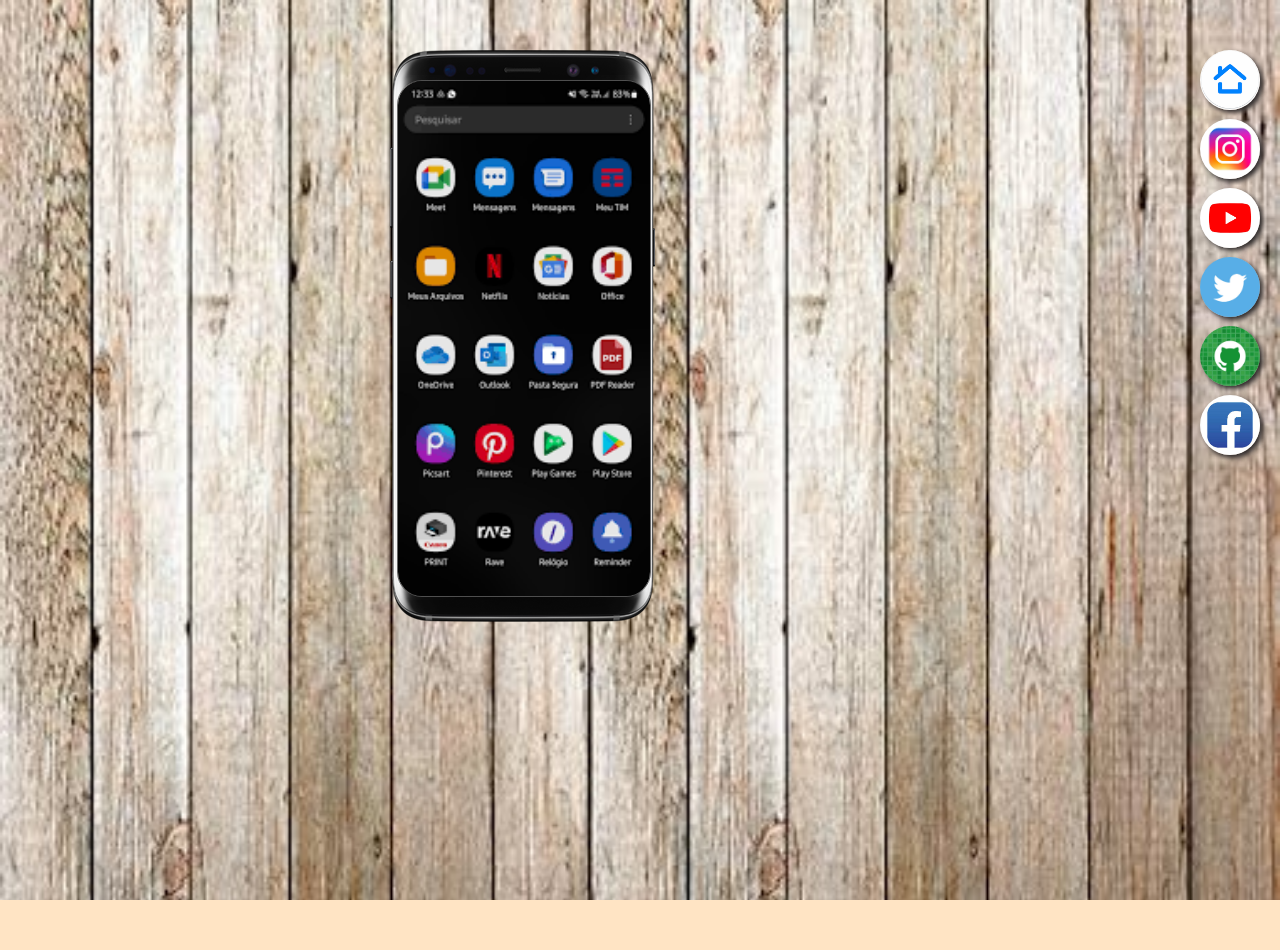
<file: index.html>
<!DOCTYPE html>
<html lang="pt-br">
<head>
    <meta charset="UTF-8">
    <meta name="viewport" content="width=device-width, initial-scale=1.0">
    <title>Projeto iPhone </title>
    <link rel="stylesheet" href="styles.css">
</head>
<body>
    <main>
                    
        <section id="tela">
       
      <iframe name="frame" src="tela.html" framework="0"></iframe>
        
        </section>
<section id="apps">
            <a href="tela.html" target="frame"><img src="logo-home.png" alt="logo home"></img></a><br>
            <a href="Instagram.html" target="frame"><img src="logo-instagram.jpeg" alt="logo Instagram" ></img></a><br>
            <a href="YouTube.html" target="frame"><img src="Logo-youtube.png" alt="logo YouTube"></img></a><br>
             <a href="Facebook.html" target="frame"><img src="logo-twitter.jpg" alt="logo Facebook"></img></a><br>
              <a href="GitHub.html" target="frame"><img src="logo-github.jpg" alt="logo Facebook"></img></a><br>
            <a href="Facebook.html" target="frame"><img src="logo-facebook.jpeg" alt="logo Facebook"></img></a>
            
        </section>
    </main>
    
</body>
</html>
</file>
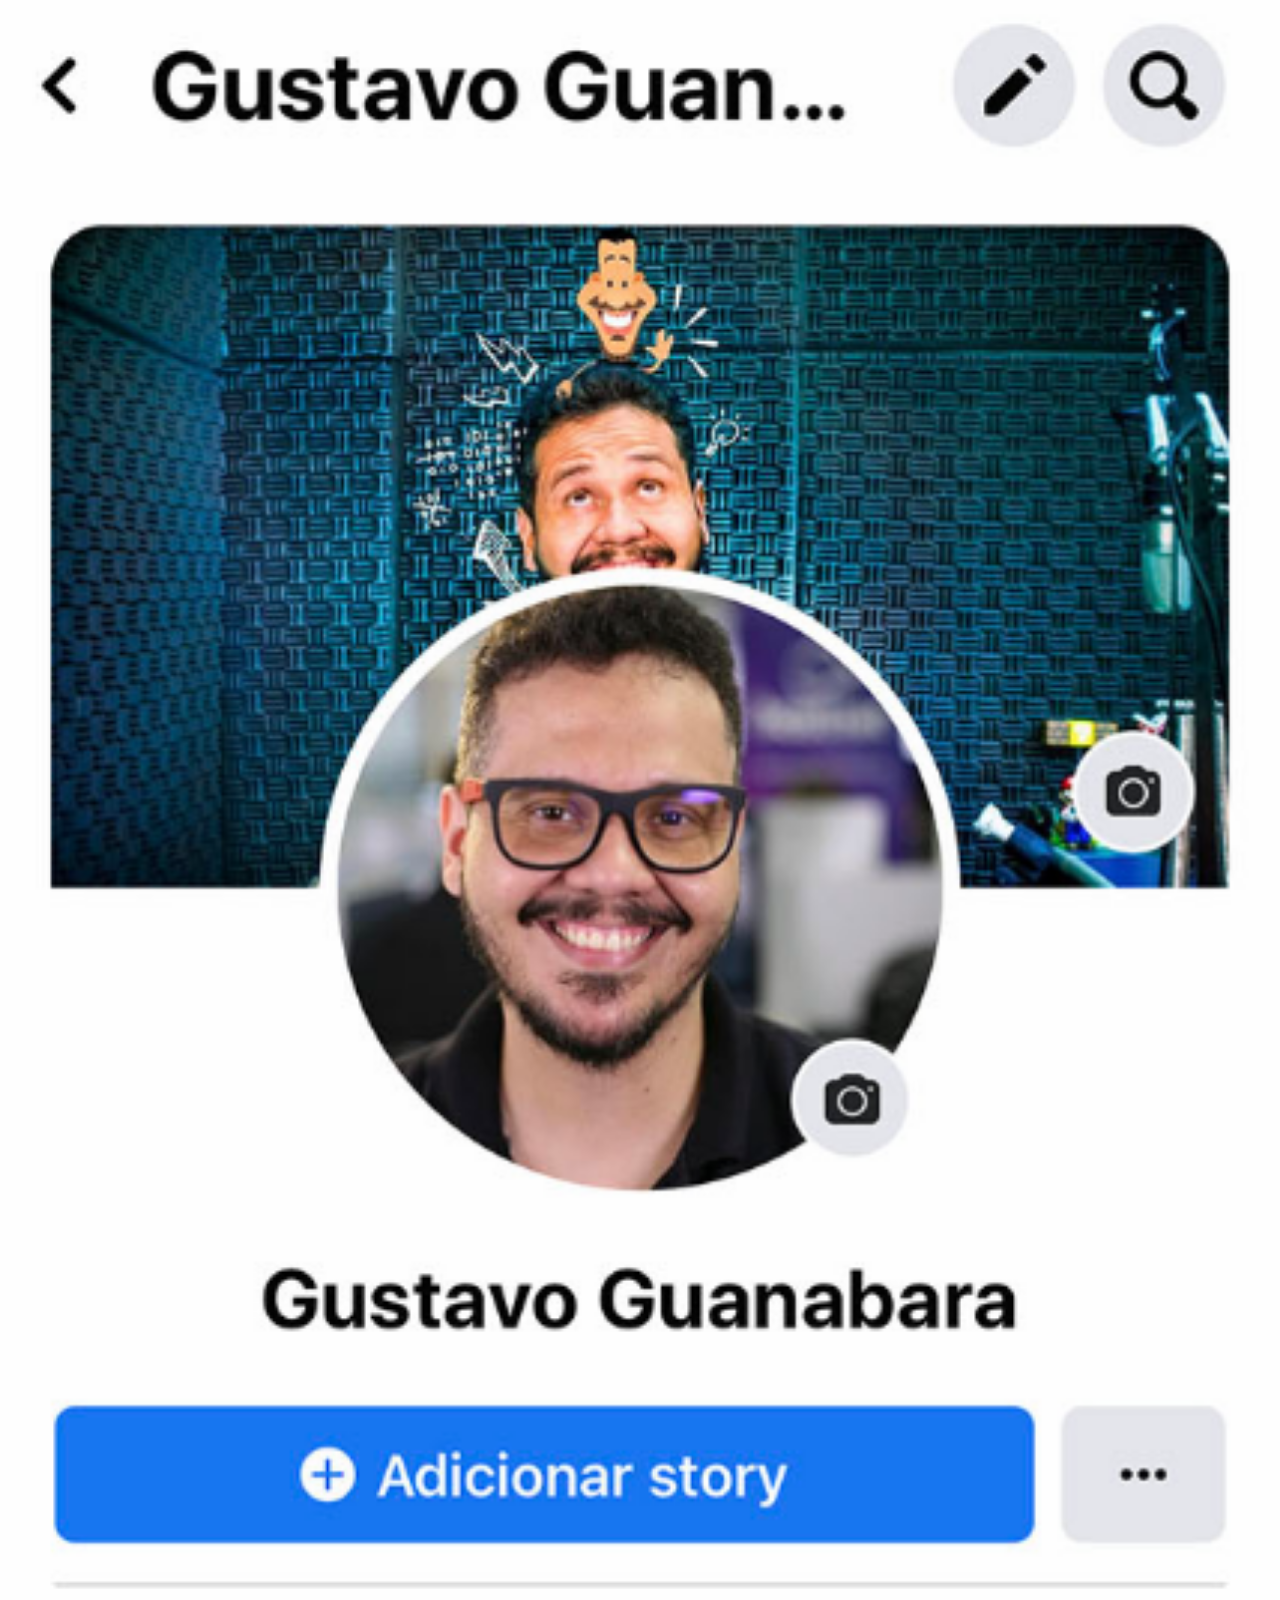
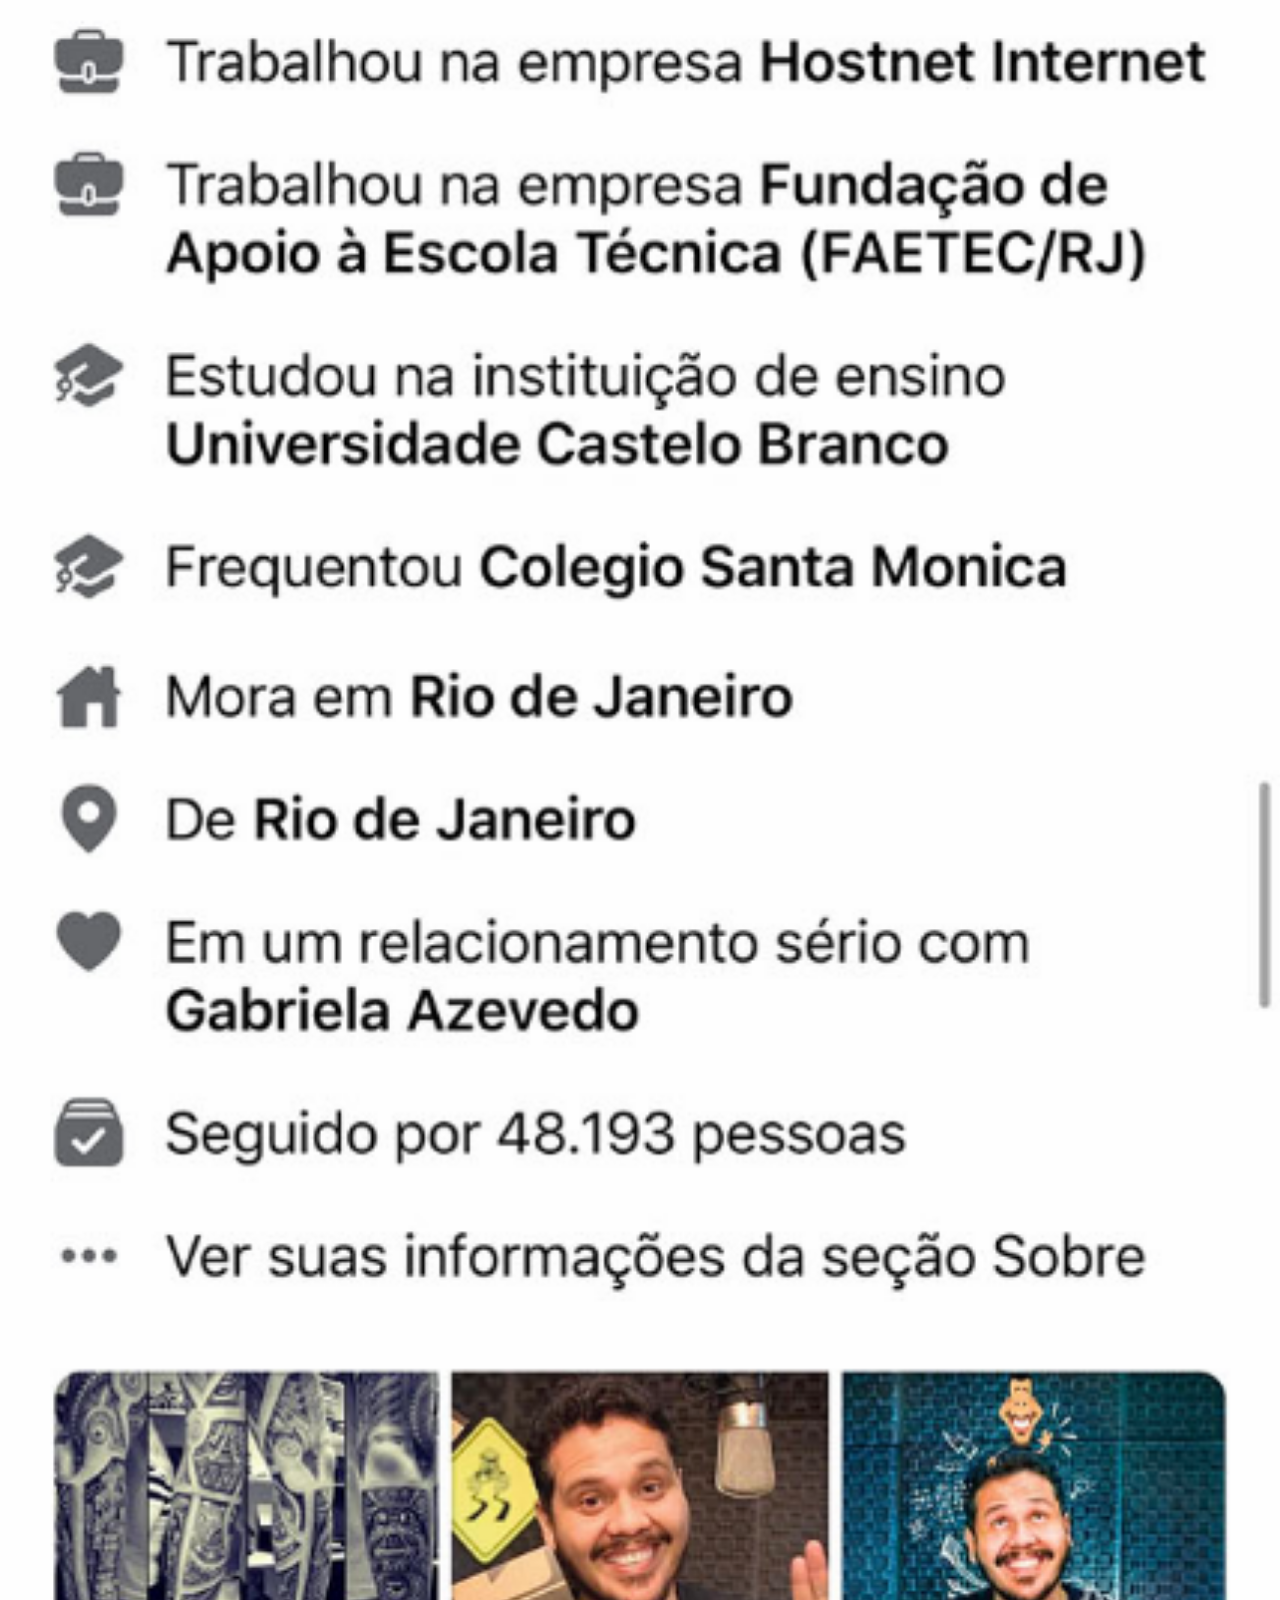
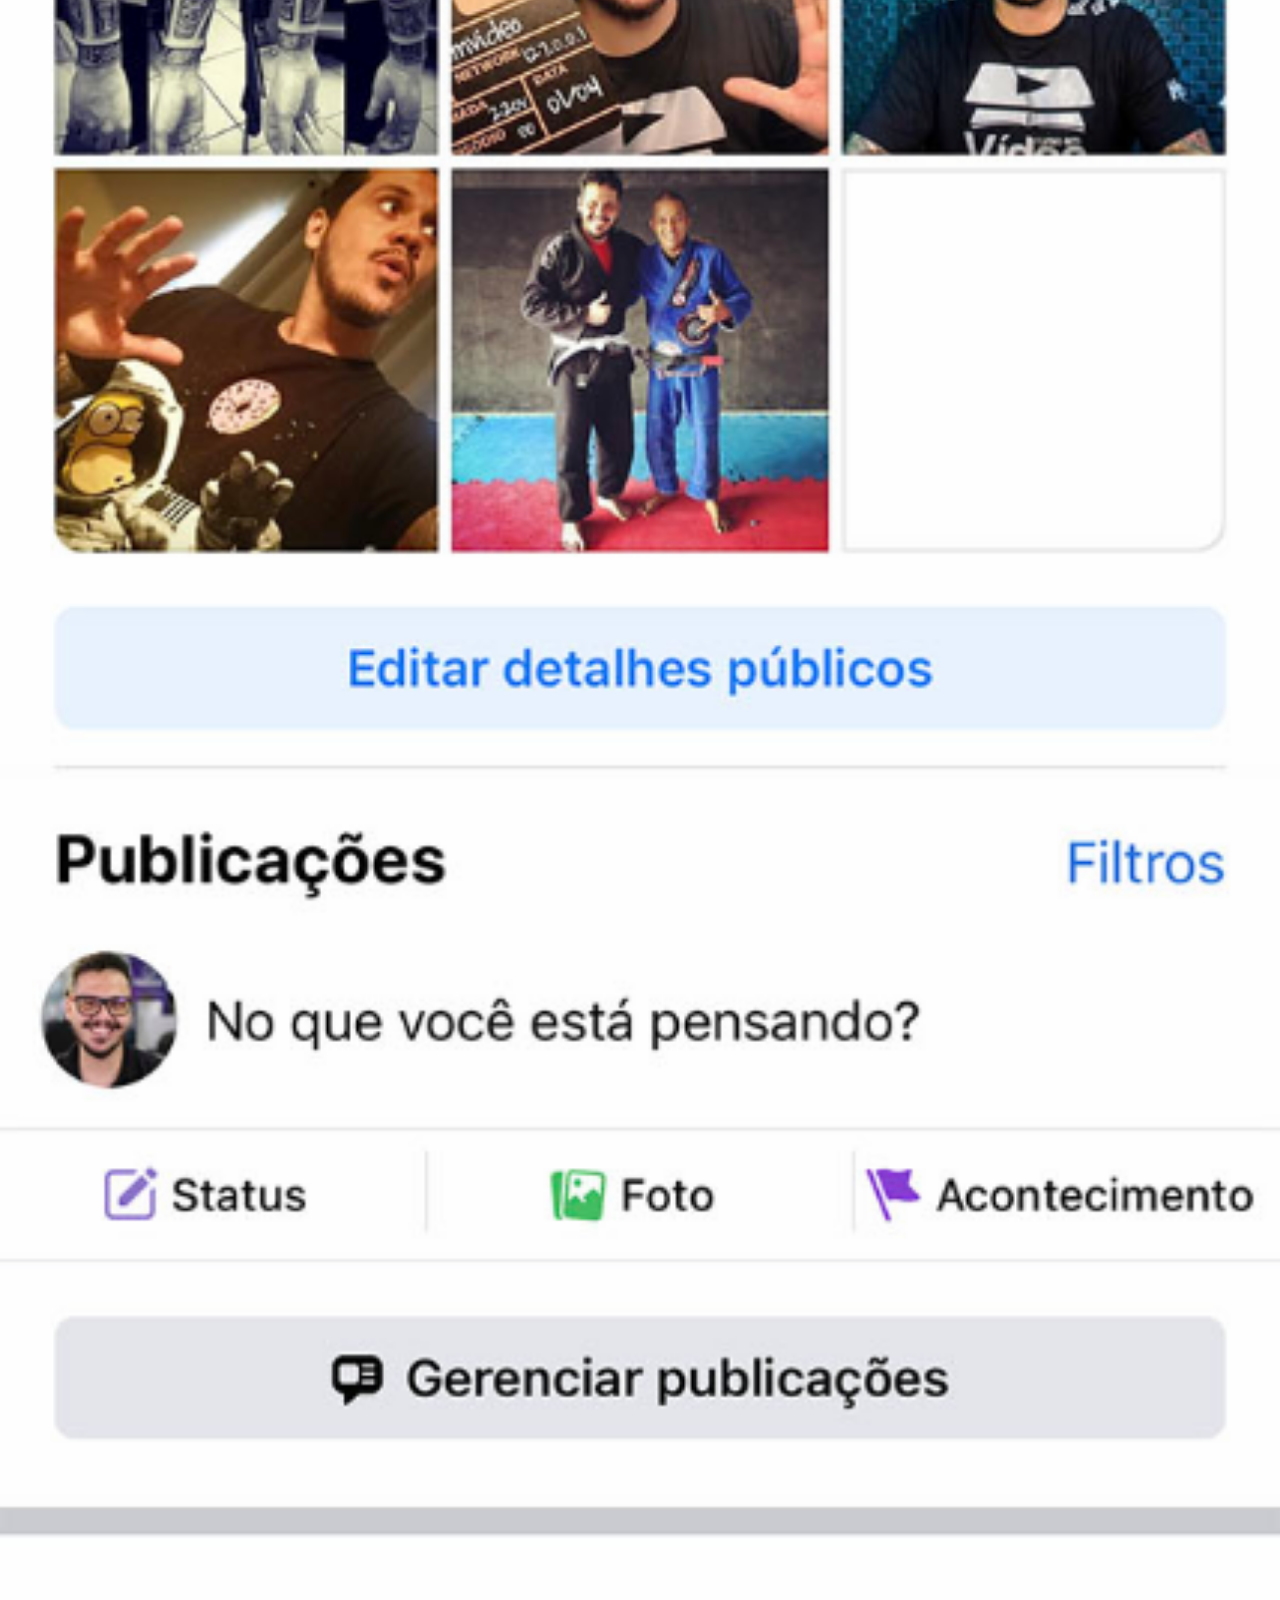
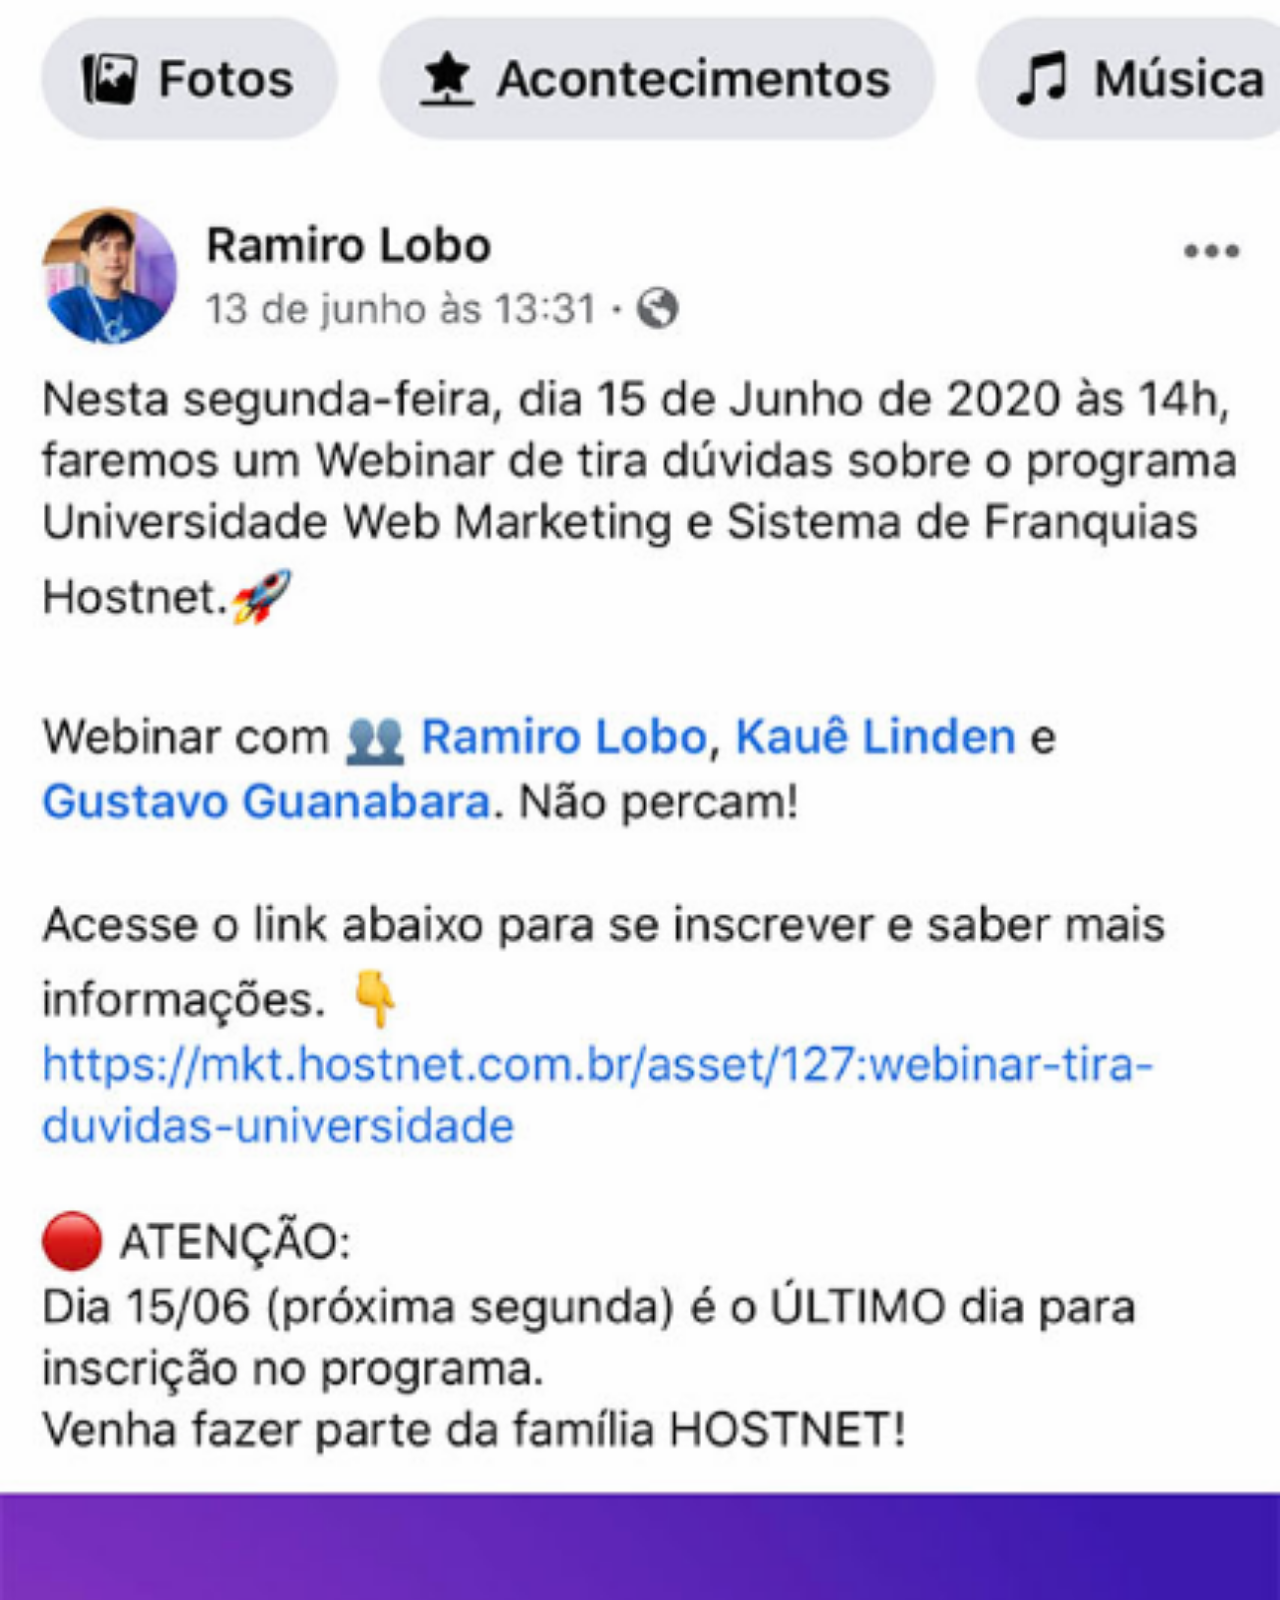
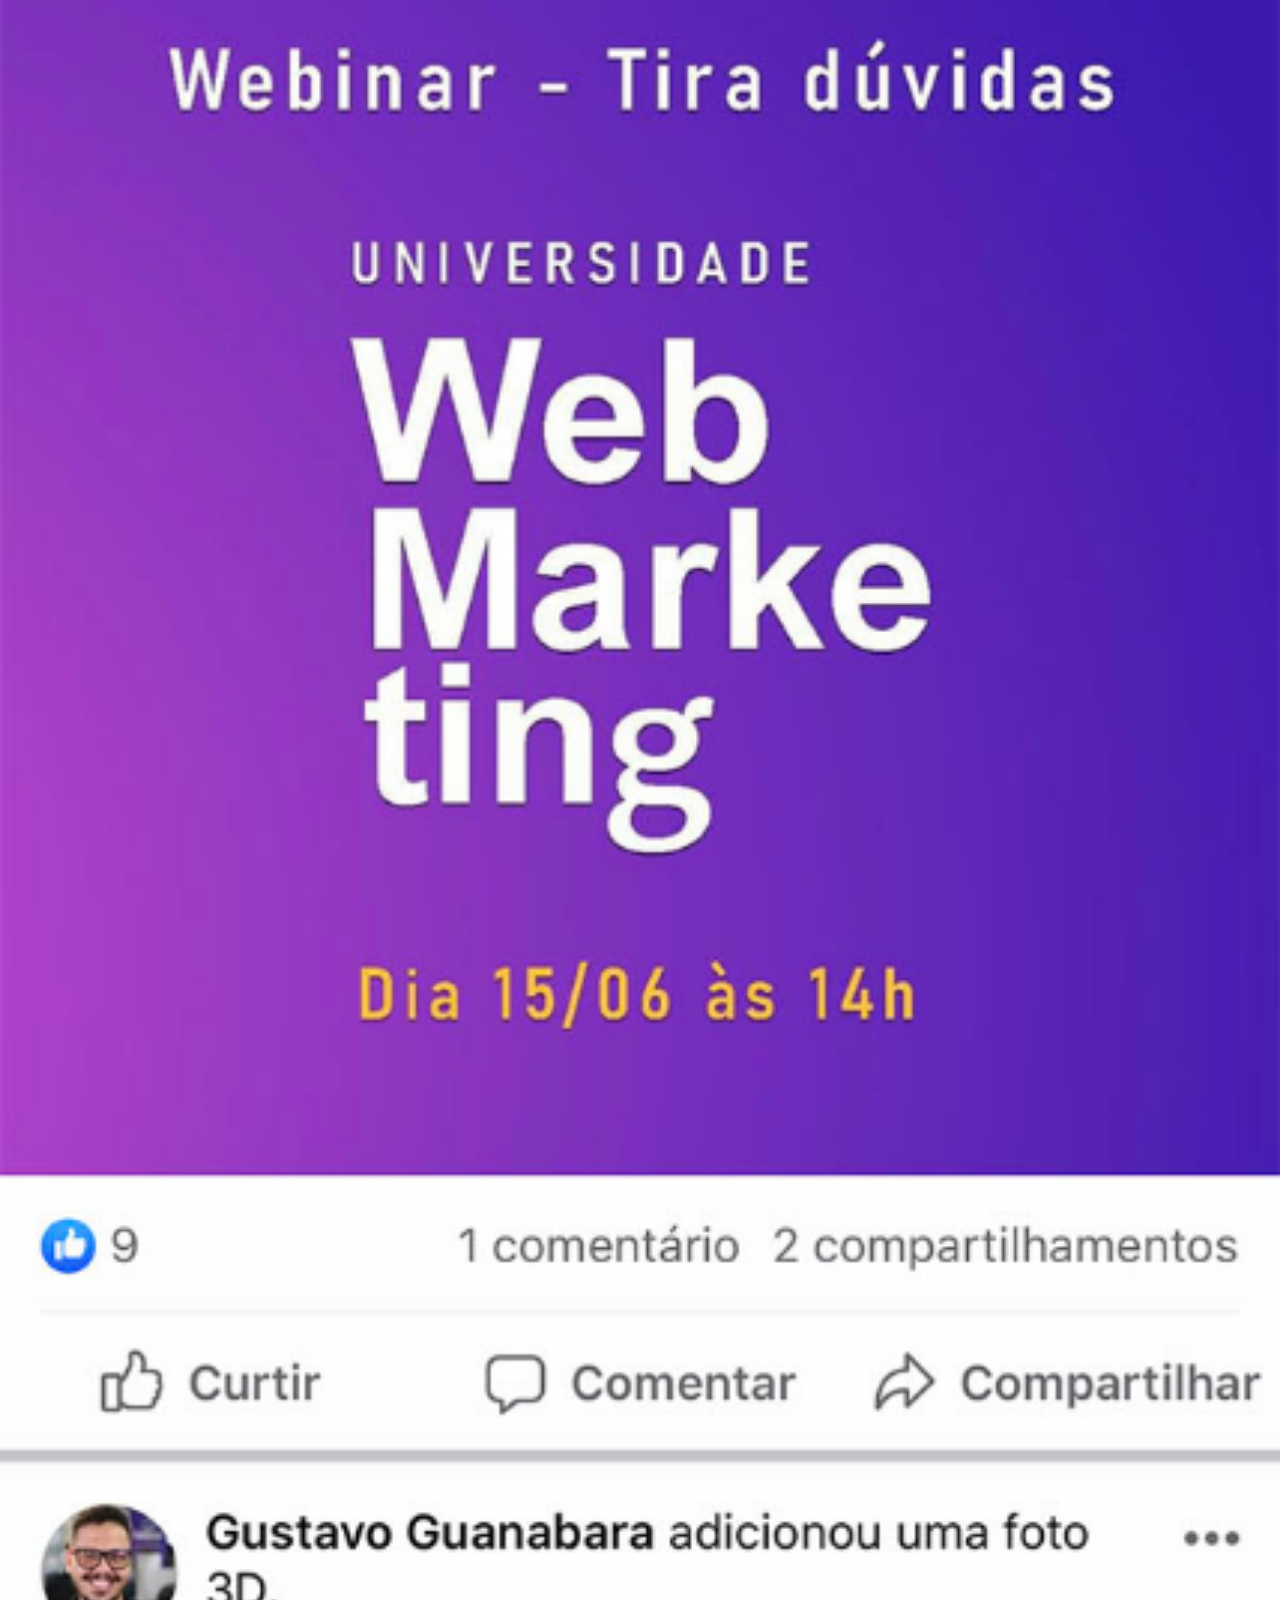
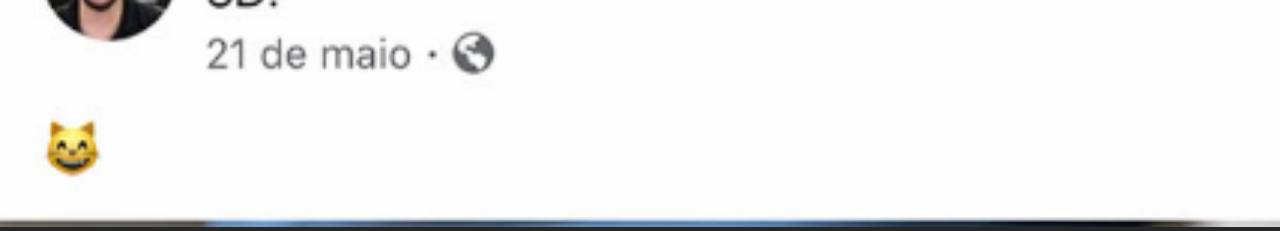
<file: Facebook.html>
<!DOCTYPE html>
<html lang="pt-br">
<head>
    <meta charset="UTF-8">
    <meta name="viewport" content="width=device-width, initial-scale=1.0">
    <title>Facebook</title>
    <style>
        *{
            padding: 0px;
            margin: 0px;
        }
        body{
            background: #262626 ;
        }
        img{
            width: 100vw;
        }
    </style>
</head>
<body>
    <img src="tela-facebook~2.png" alt="">
    
</body>
</html>
</file>
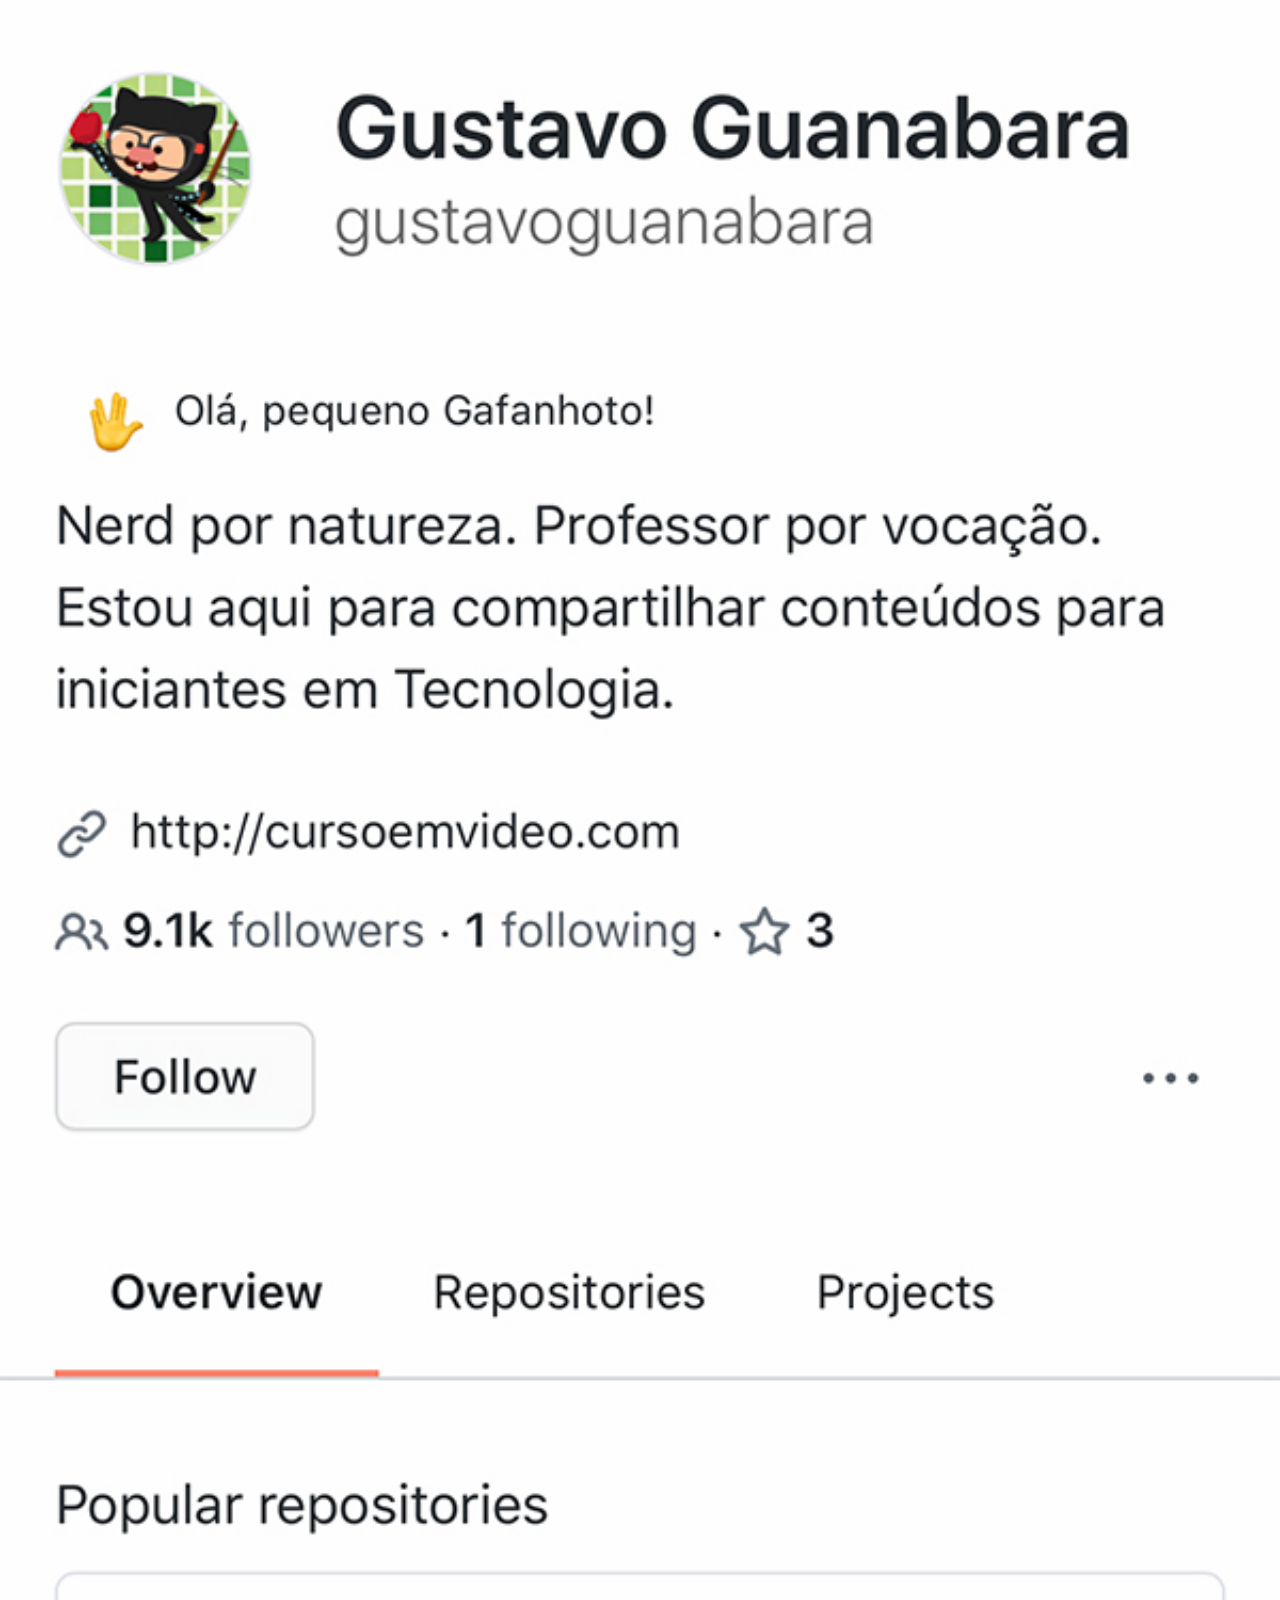
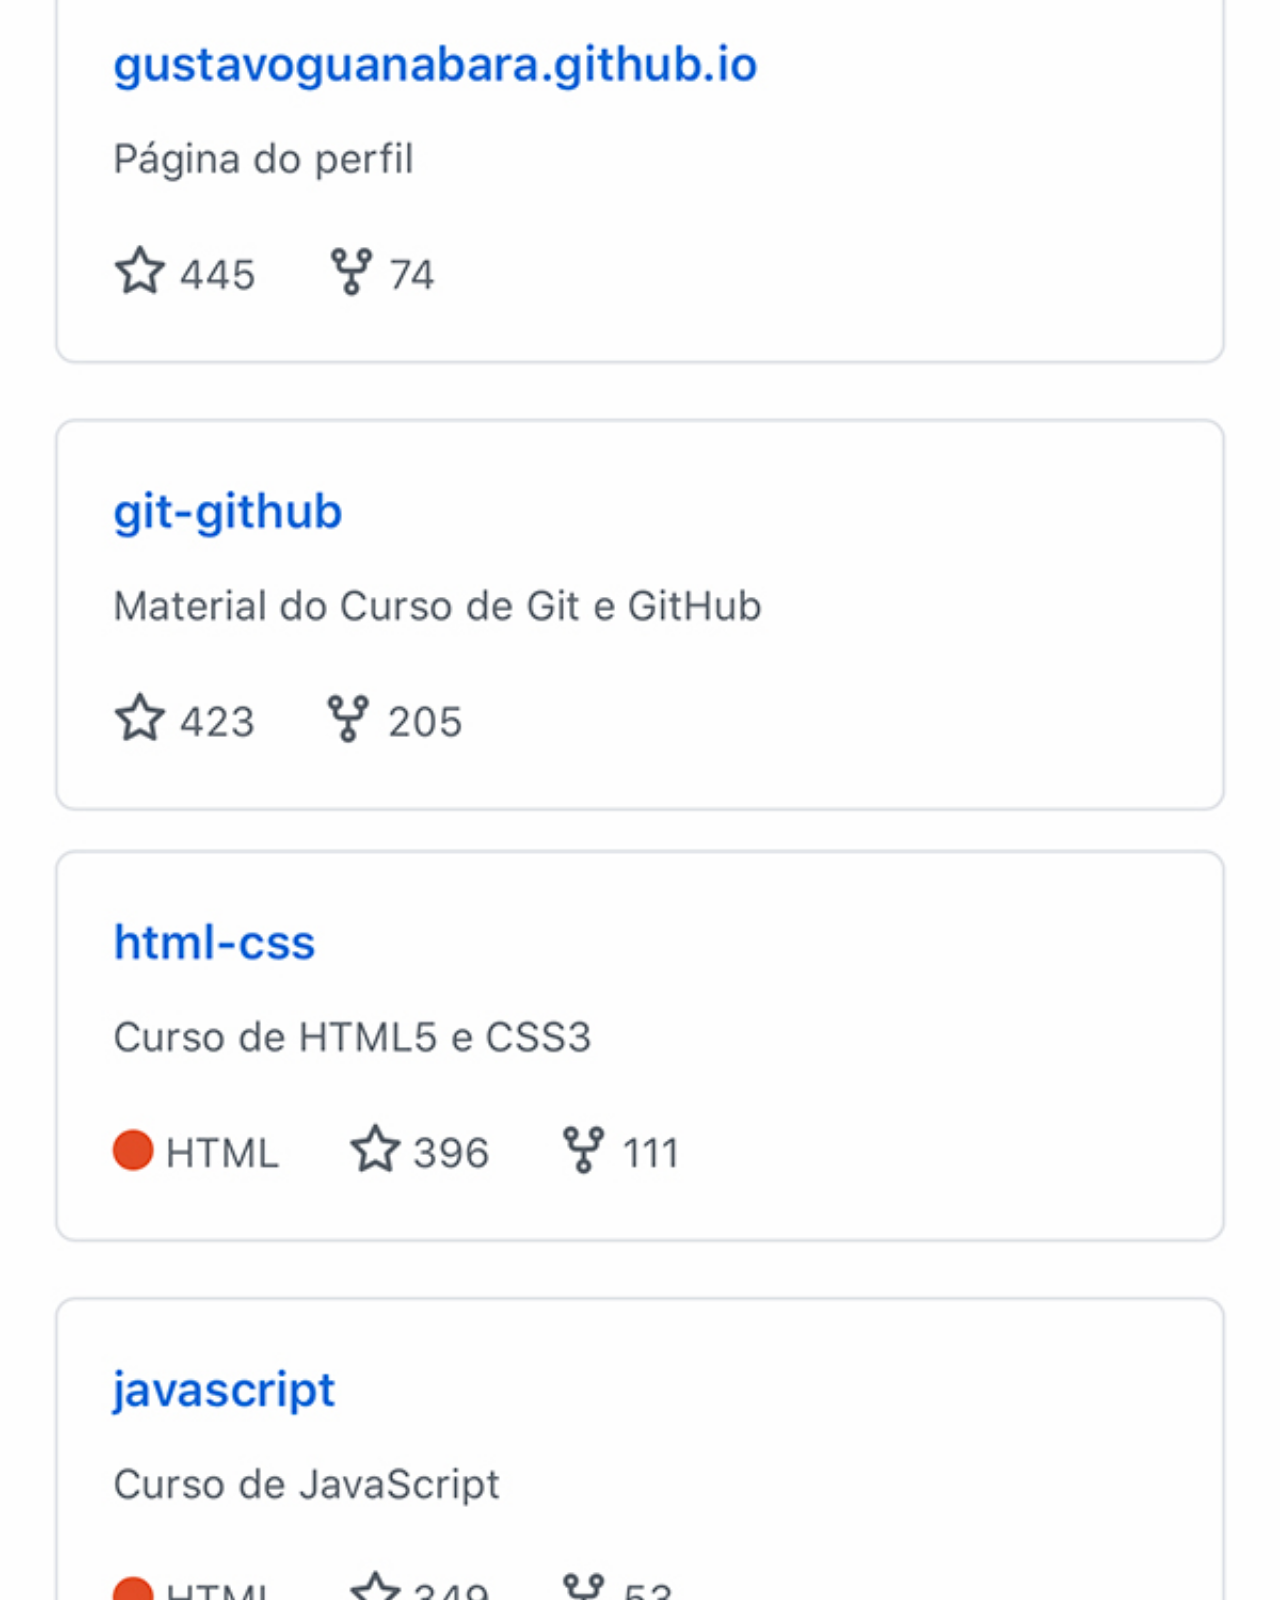
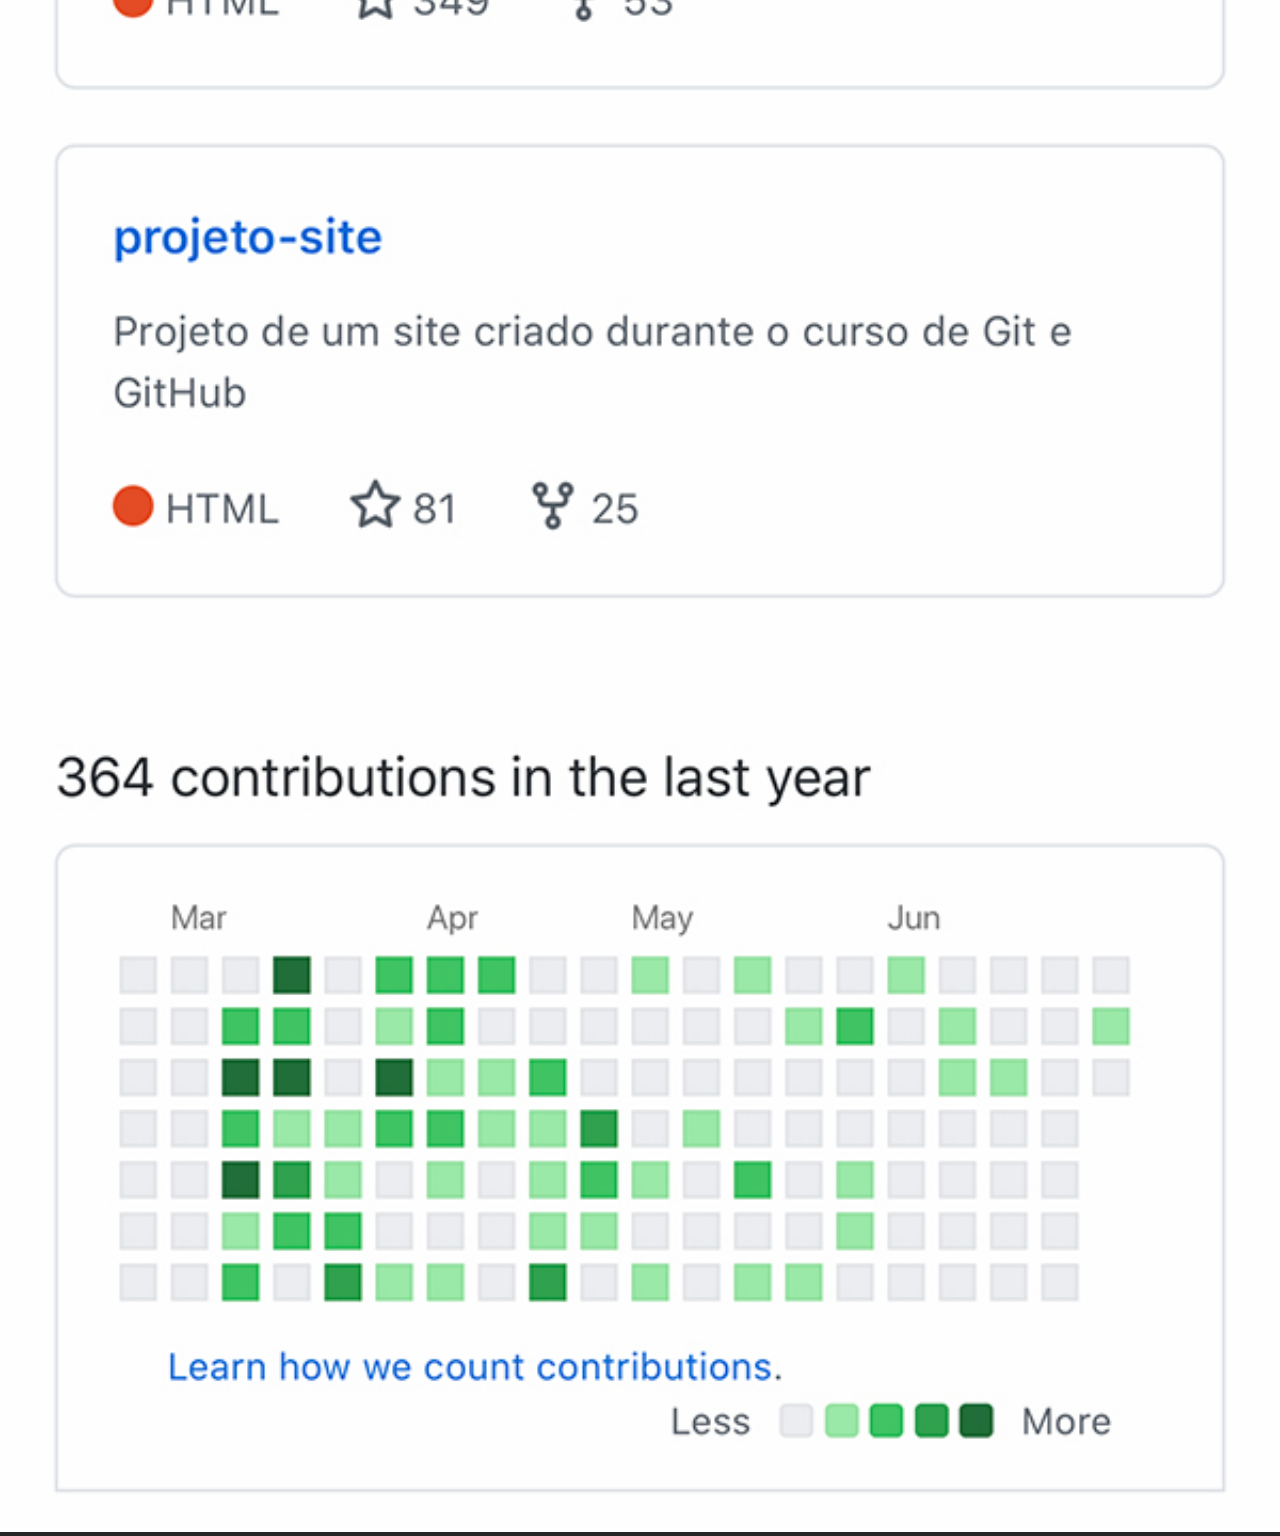
<file: GitHub.html>
<!DOCTYPE html>
<html lang="pt-br">
<head>
    <meta charset="UTF-8">
    <meta name="viewport" content="width=device-width, initial-scale=1.0">
    <title>GitHub</title>
    <style>
        *{
            padding: 0px;
            margin: 0px;
        }
        body{
            background: #262626 ;
        }
        img{
            width: 100vw;
            
        }
    </style>
</head>
<body>
    <img src="tela-github.jpg" alt="">
    
</body>
</html>
</file>
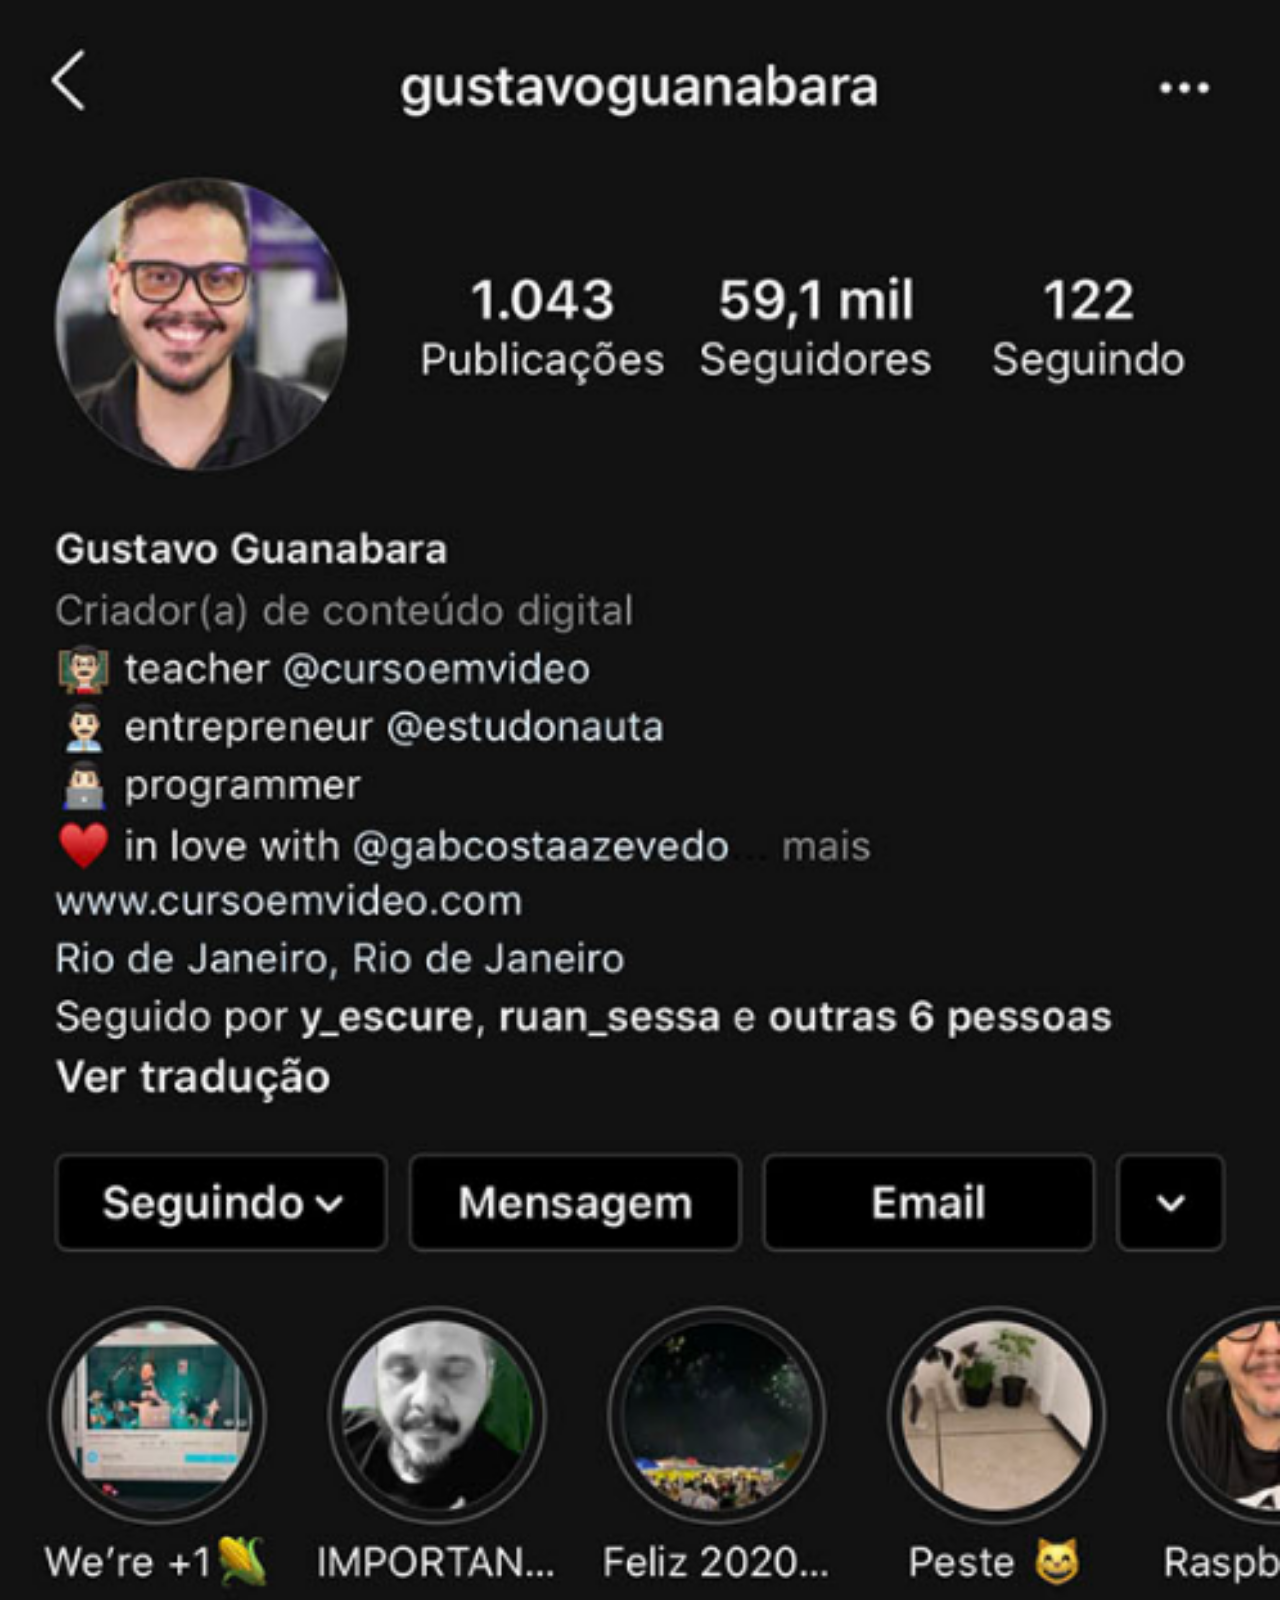
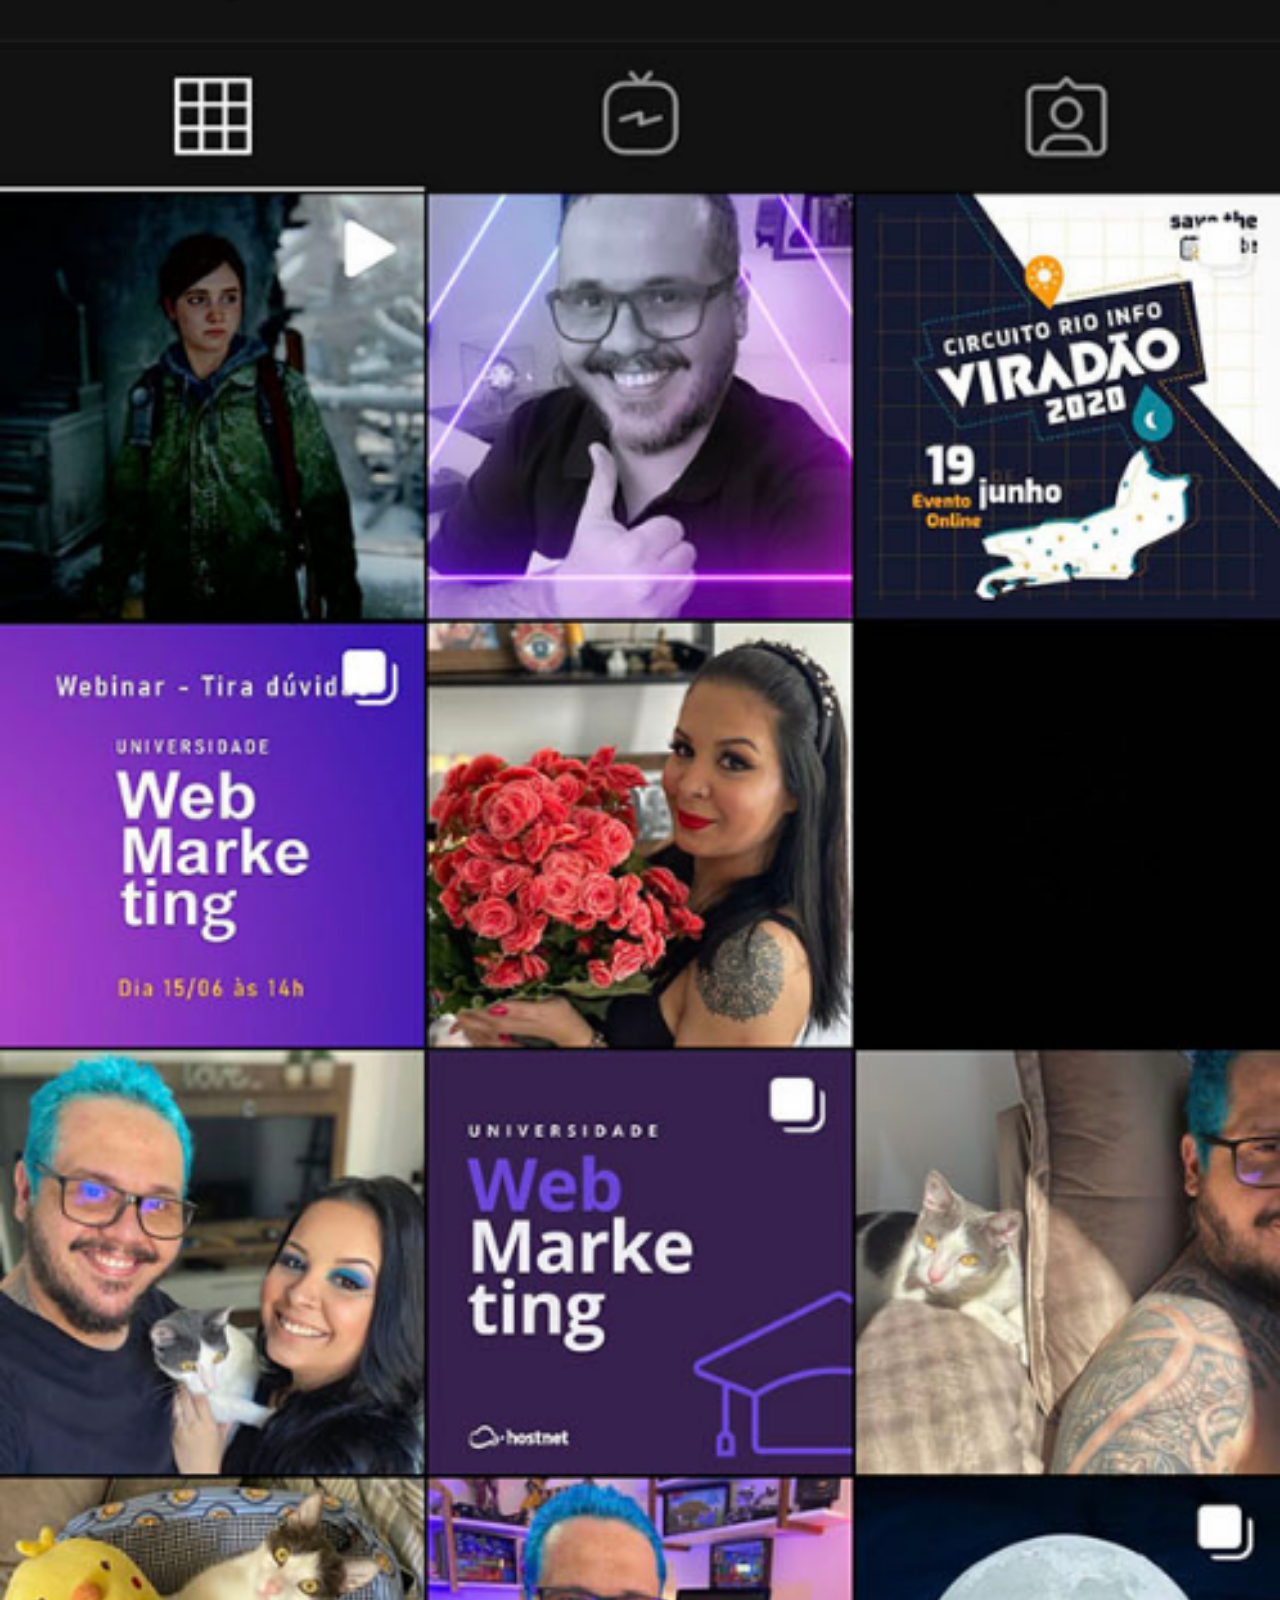
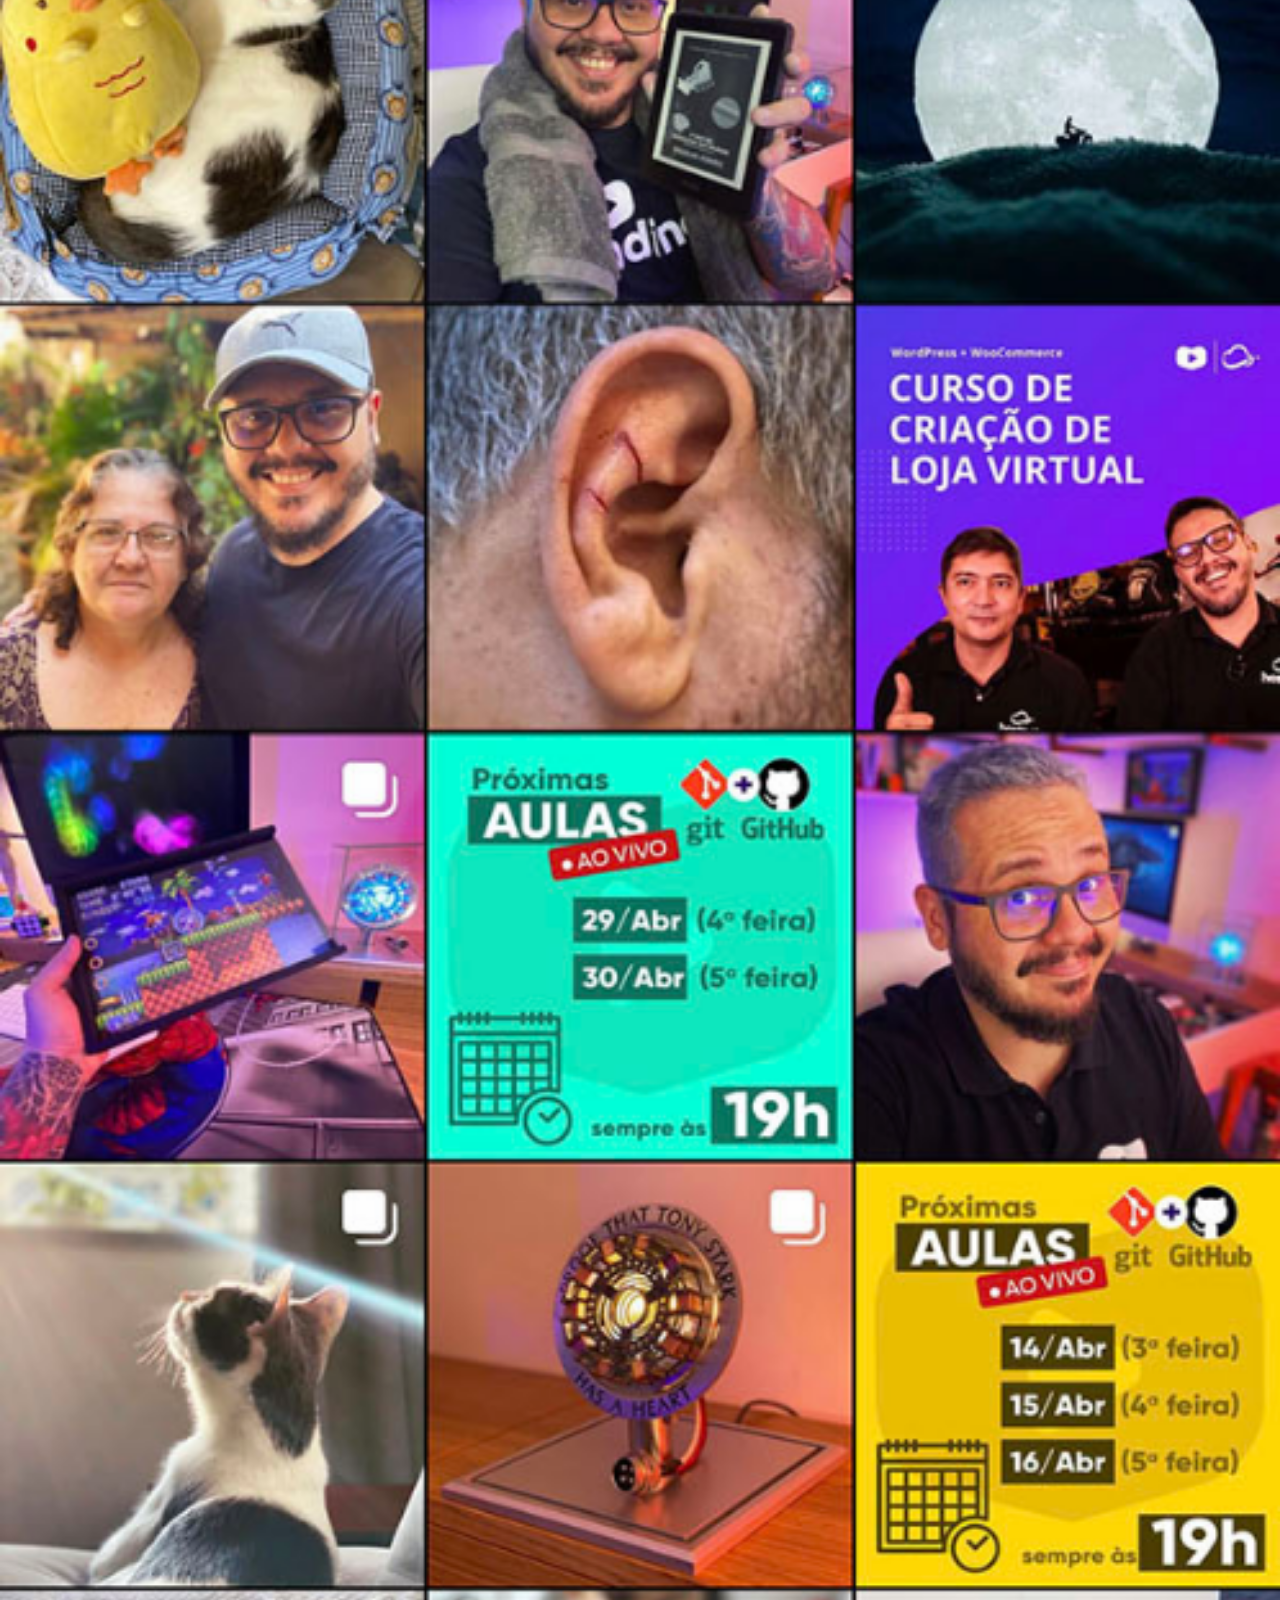
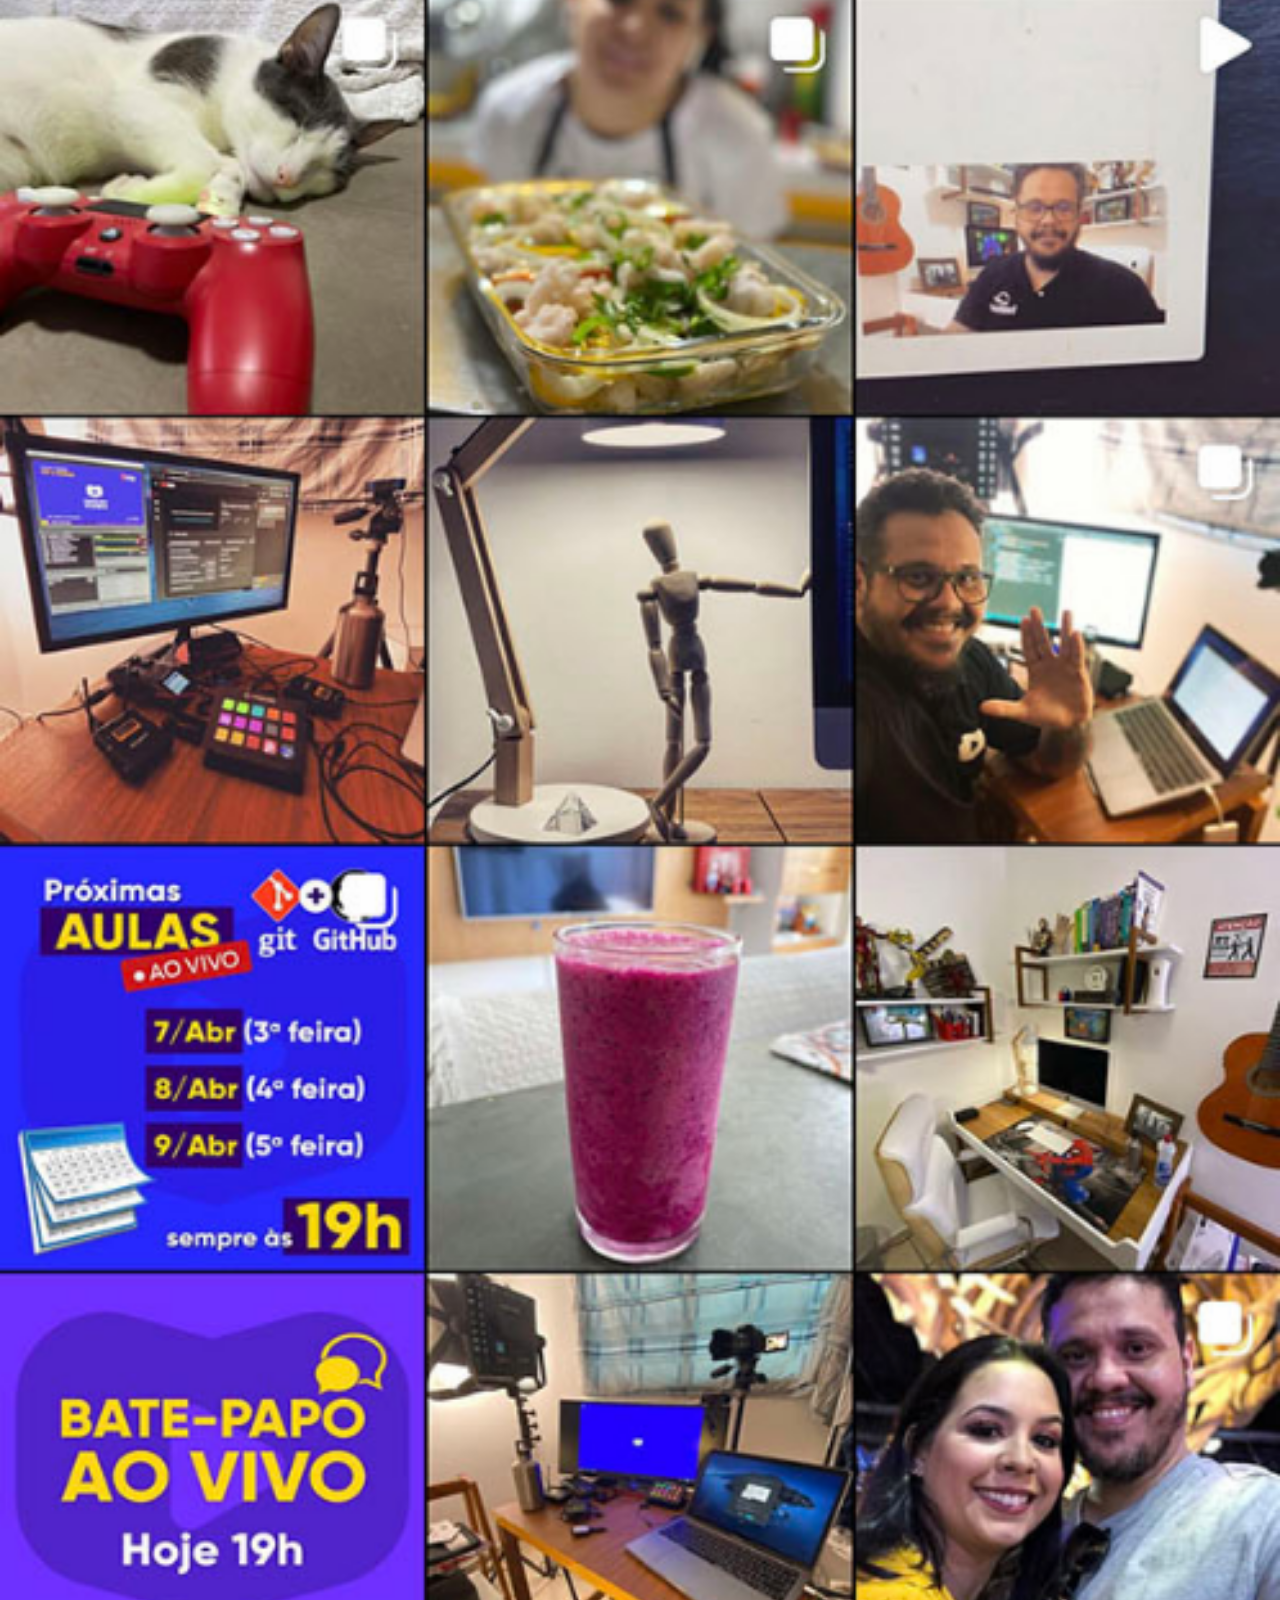
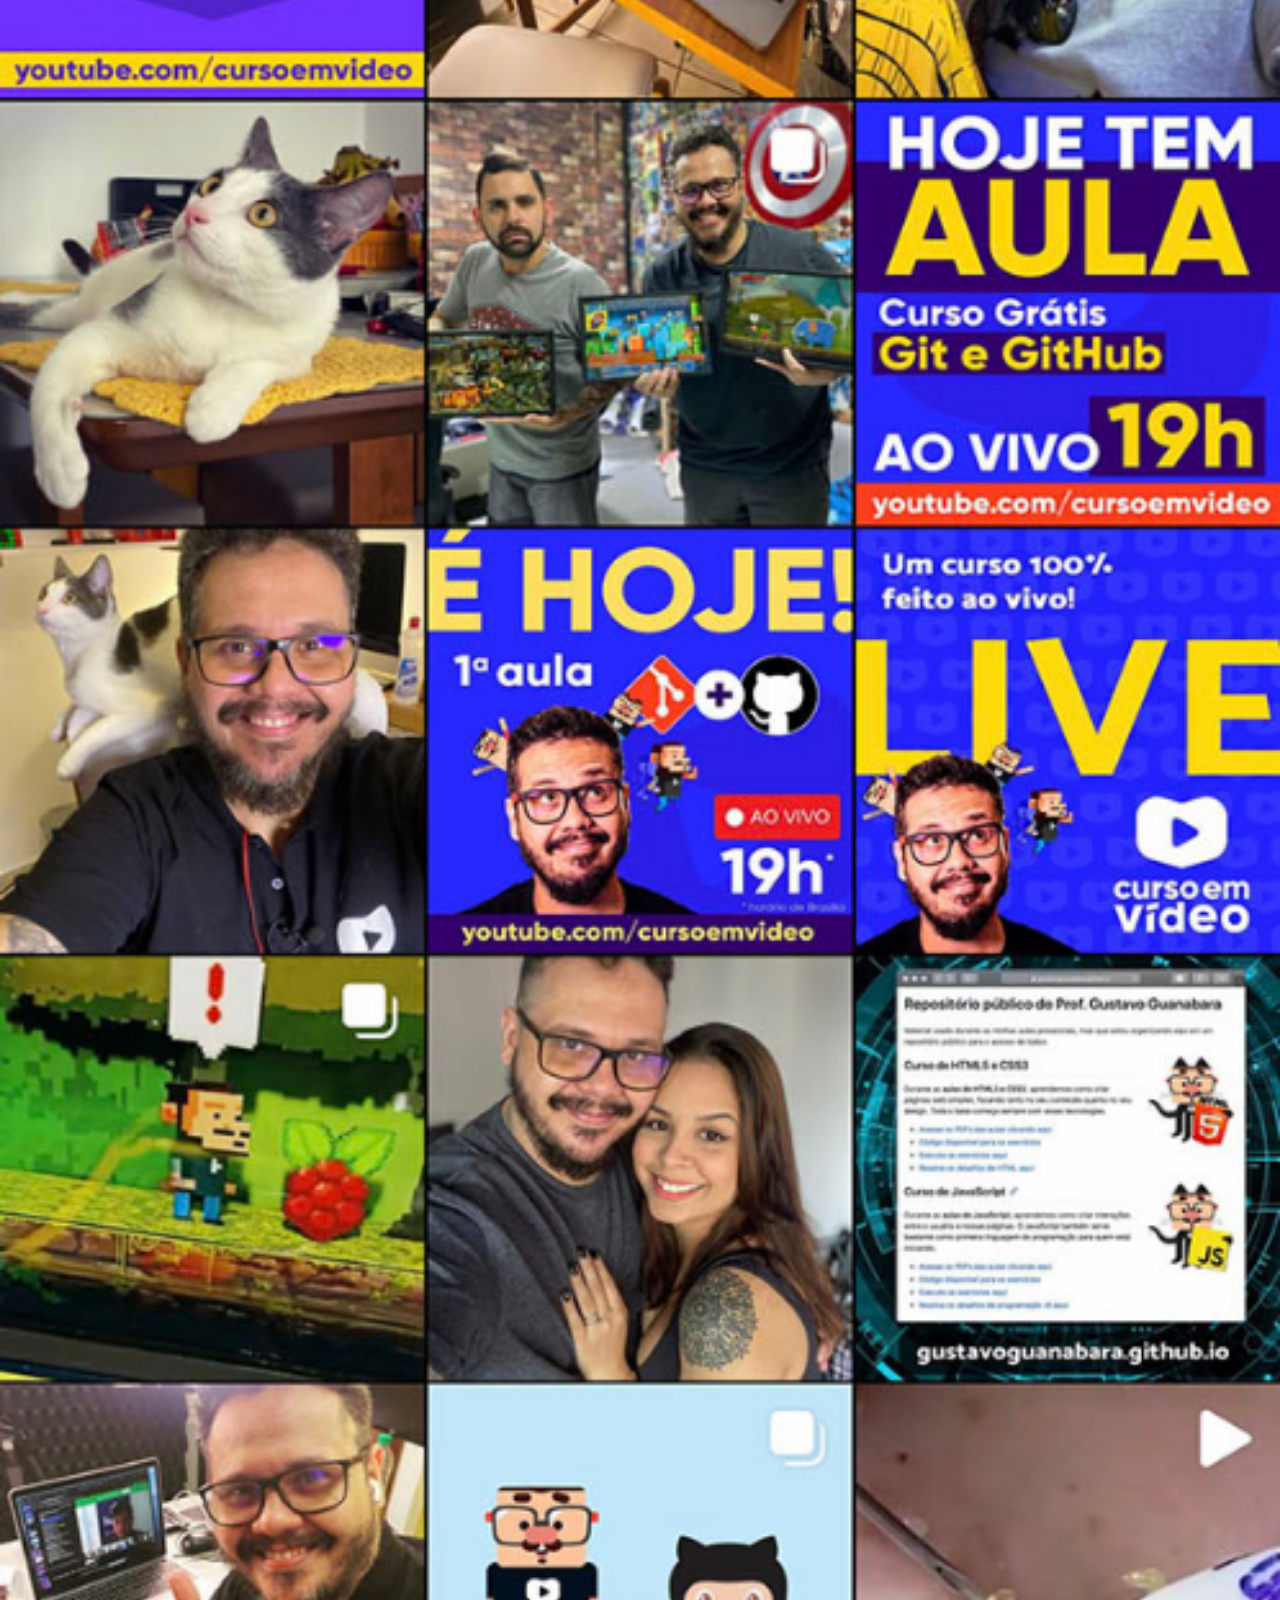
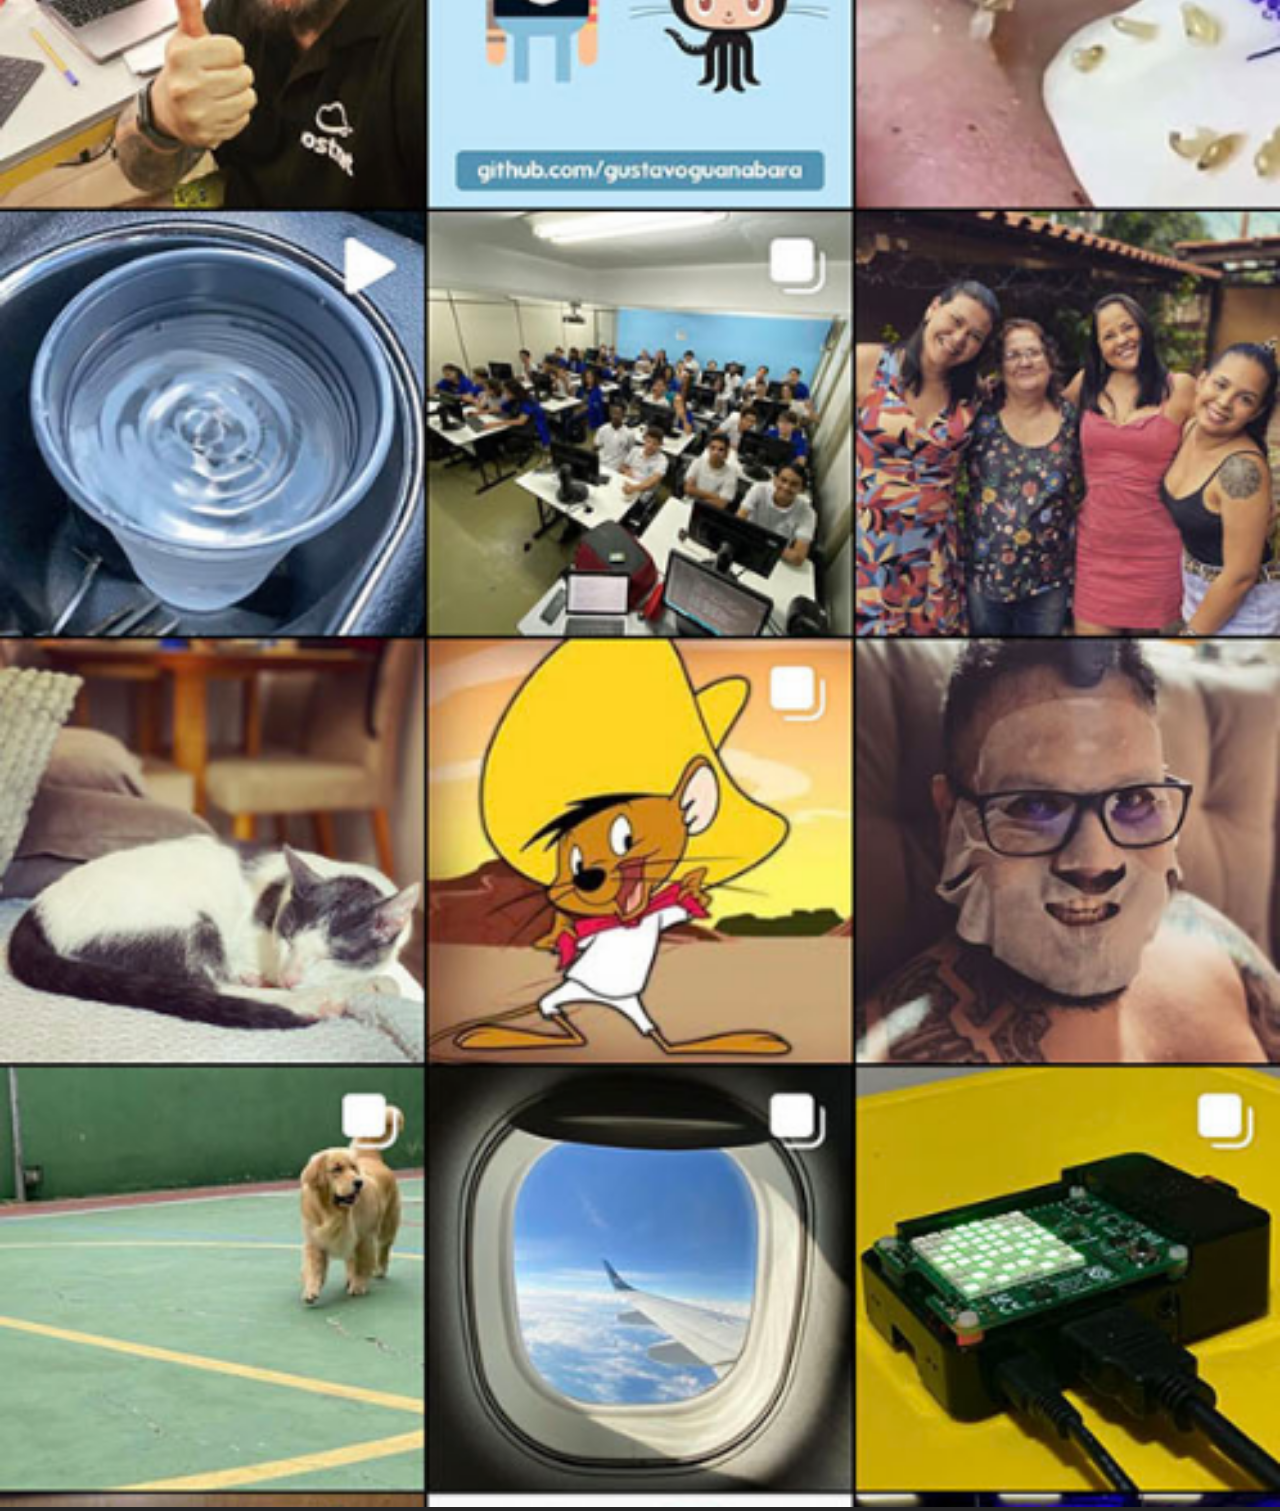
<file: Instagram.html>
<!DOCTYPE html>
<html lang="pt-br">
<head>
    <meta charset="UTF-8">
    <meta name="viewport" content="width=device-width, initial-scale=1.0">
    <title>Instagram</title>
    <style>
        *{
            padding: 0px;
            margin: 0px;
        }
        body{
            background: #262626 ;
        }
        img{
            width: 100vw;
        }
    </style>
</head>
<body>
    <img src="tela-instagram~2.png" alt="">
    
</body>
</html>
</file>
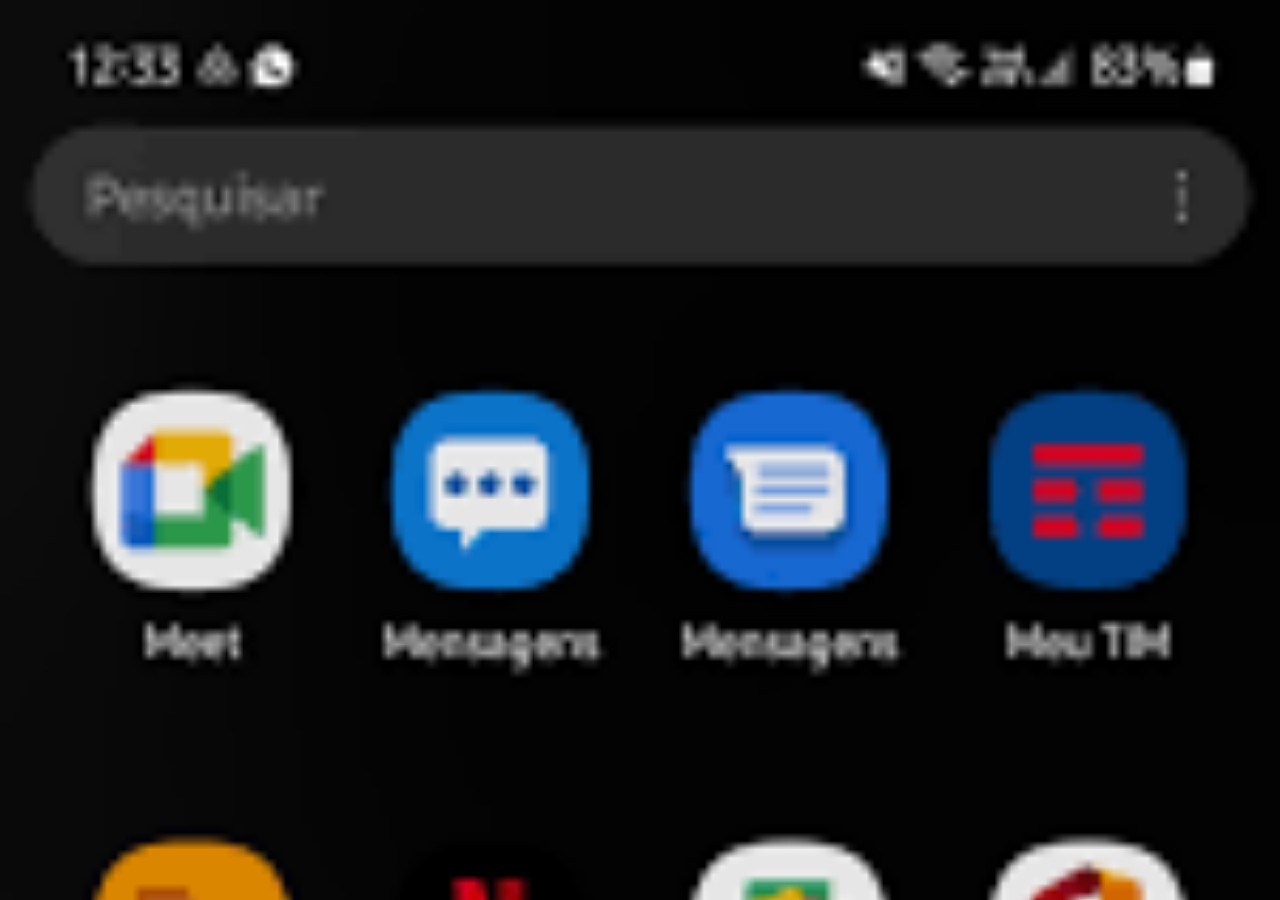
<file: tela.html>
<!DOCTYPE html>
<html lang="pt">
<head>
    <meta charset="UTF-8">
    <meta name="viewport" content="width=device-width, initial-scale=1.0">
    <title>Título da página</title>
    <style>
        html,body{
            margin: 0px;
            padding: 0px;
        }
        body{
            background-image: url('Layout-tela.png');
            background-size: cover;
            
     }
    </style>
</head>
<body>
    
</body>
</html>
</file>
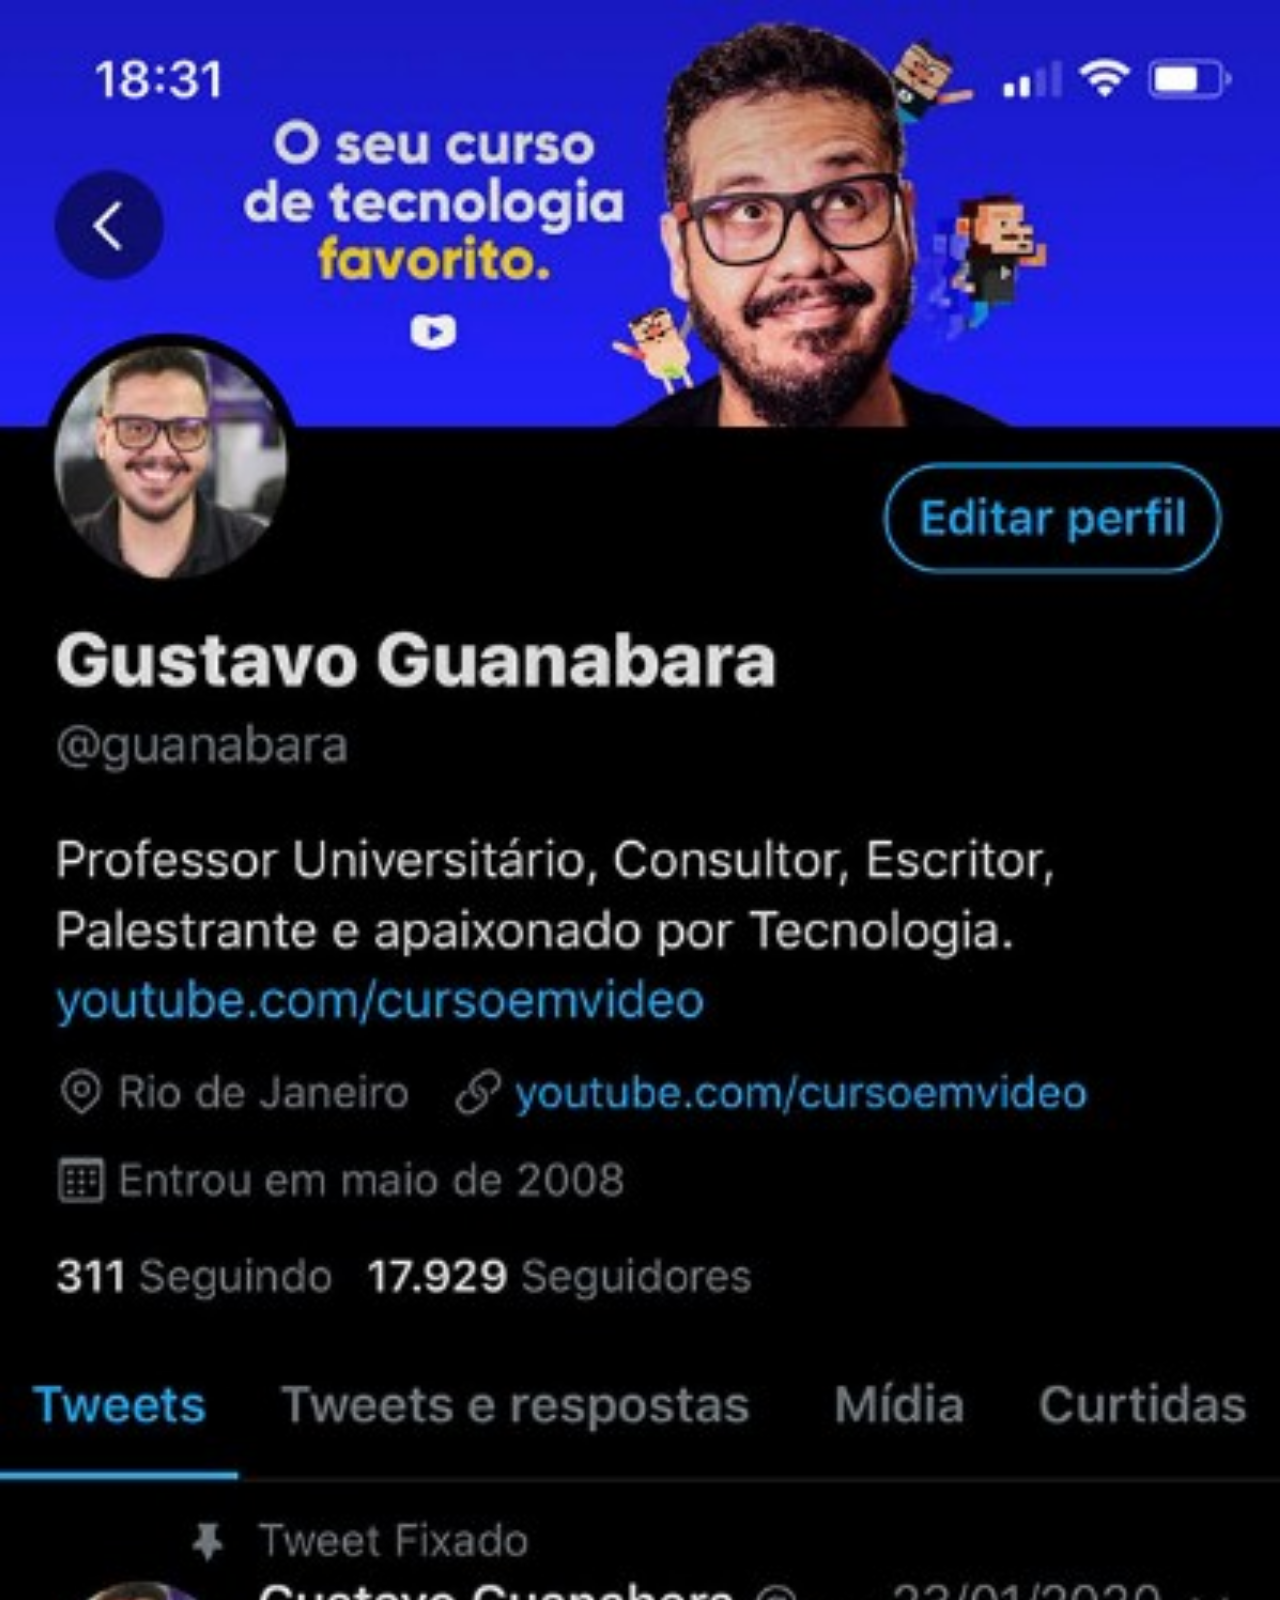
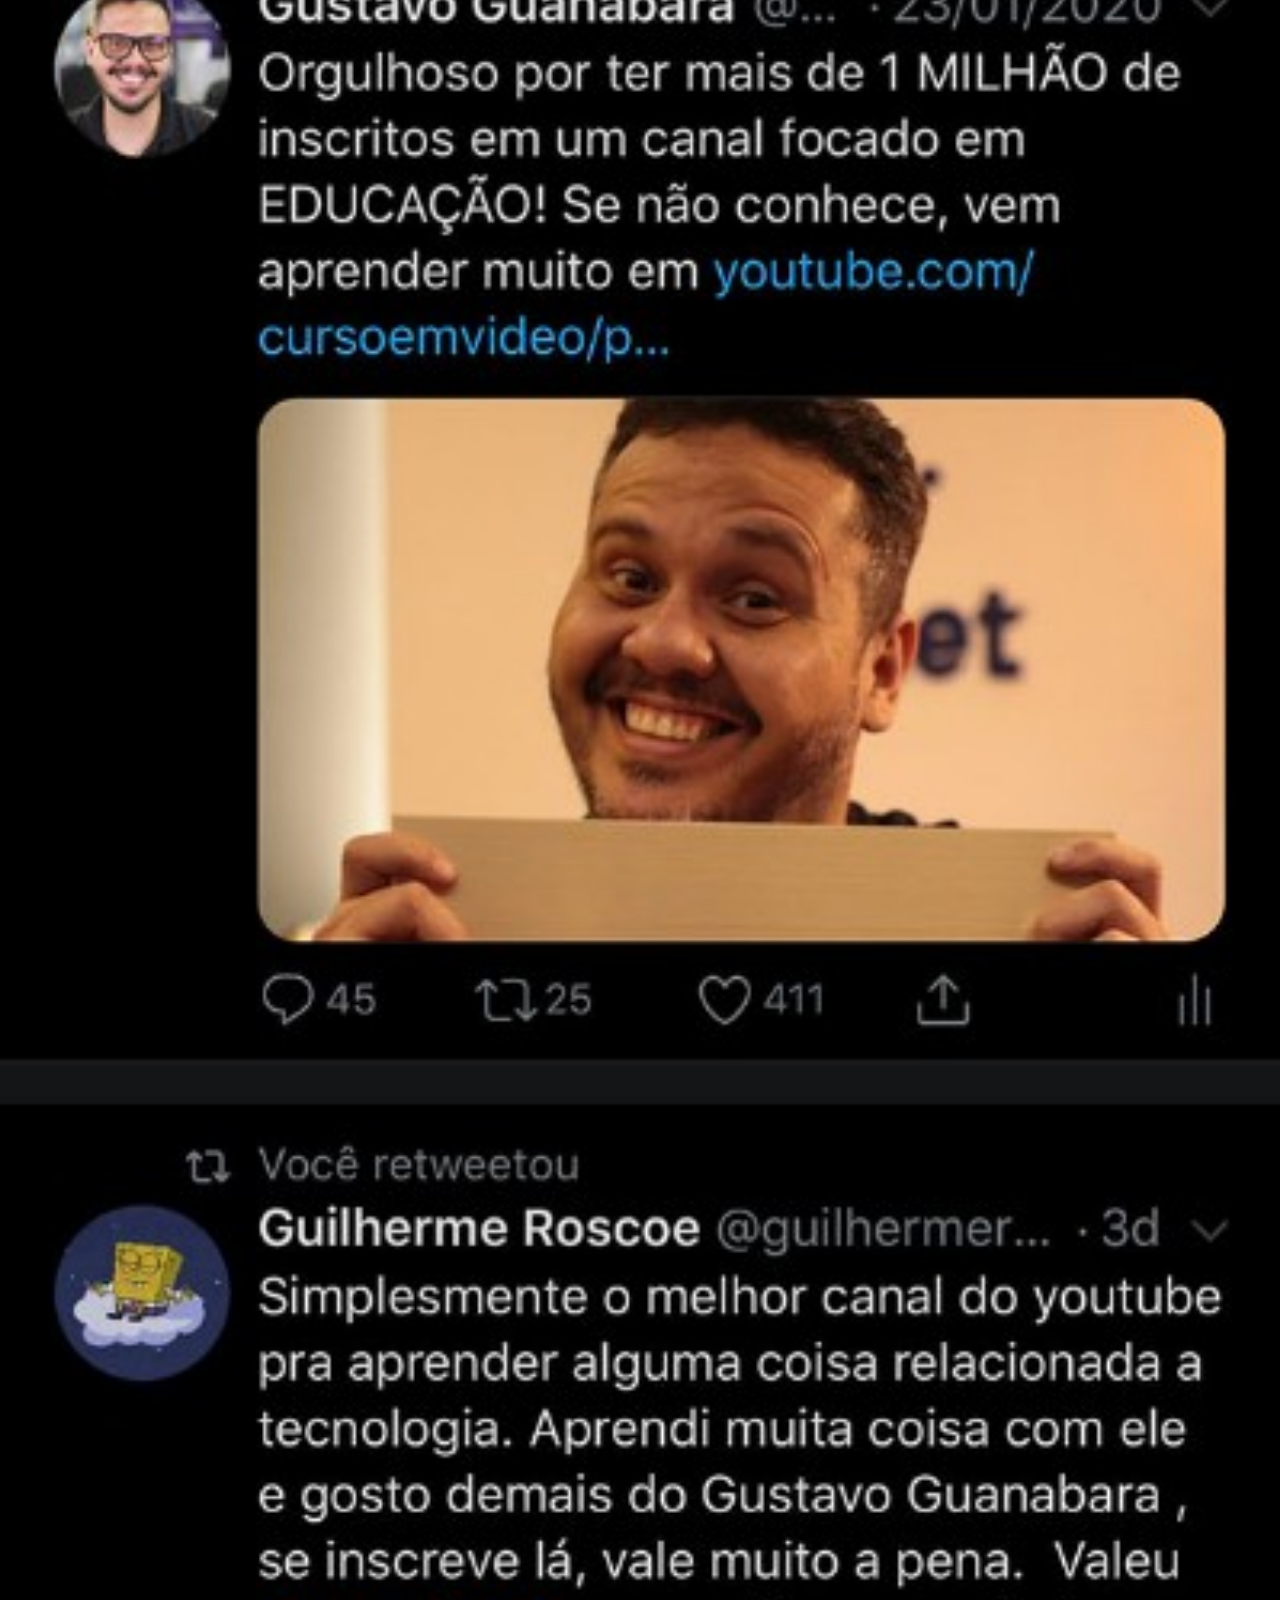
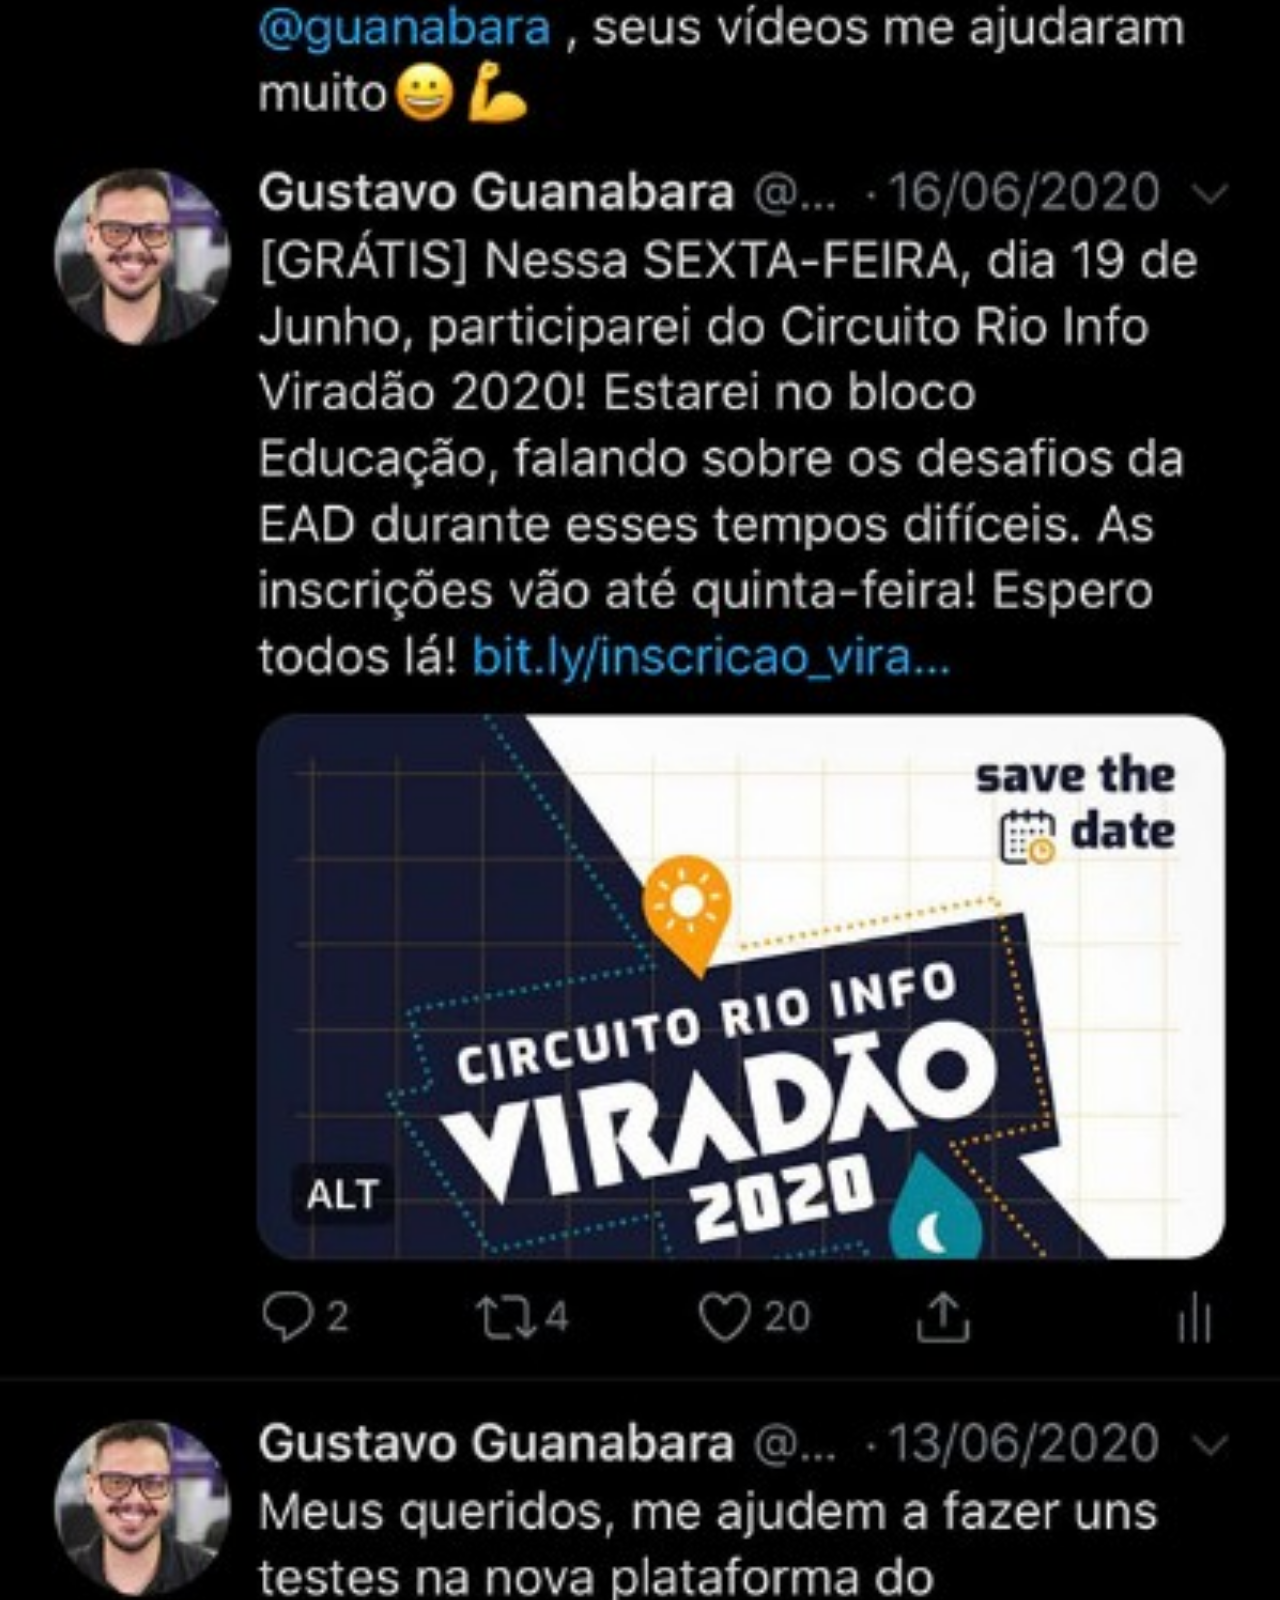
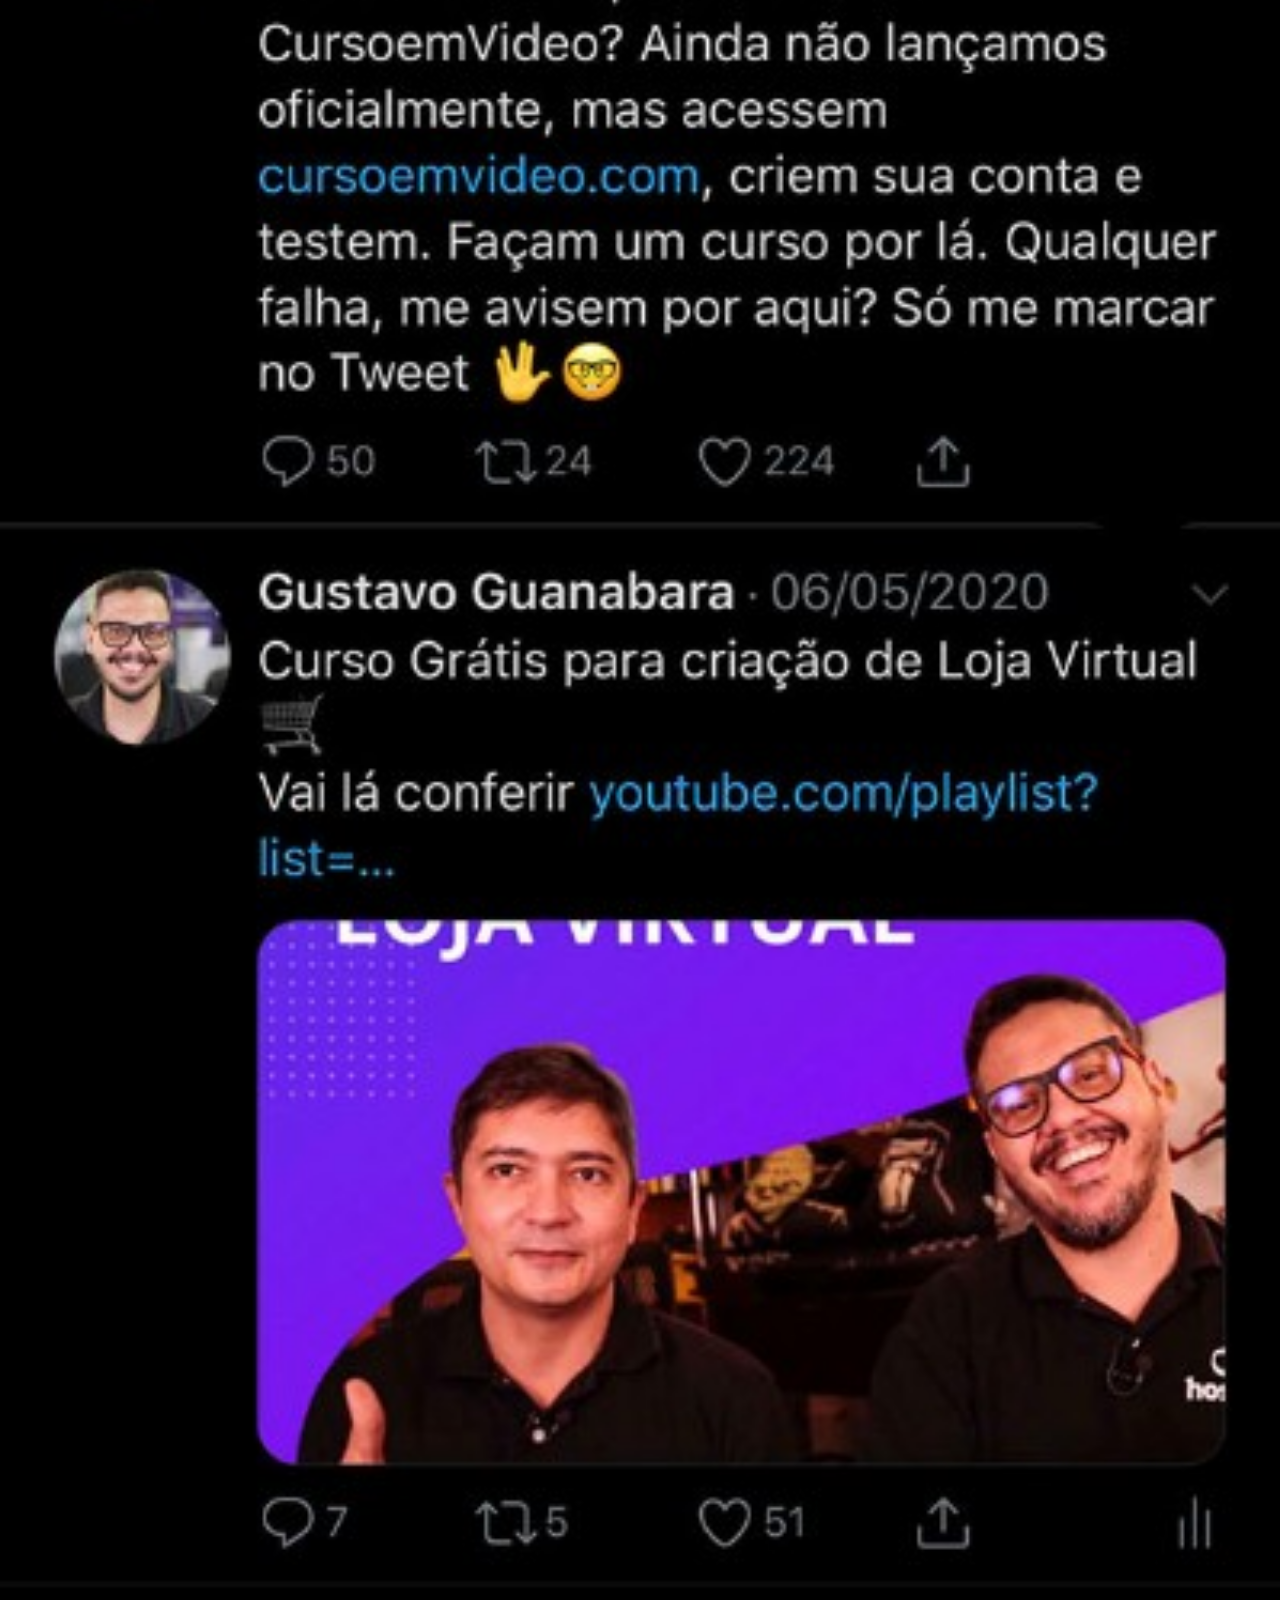
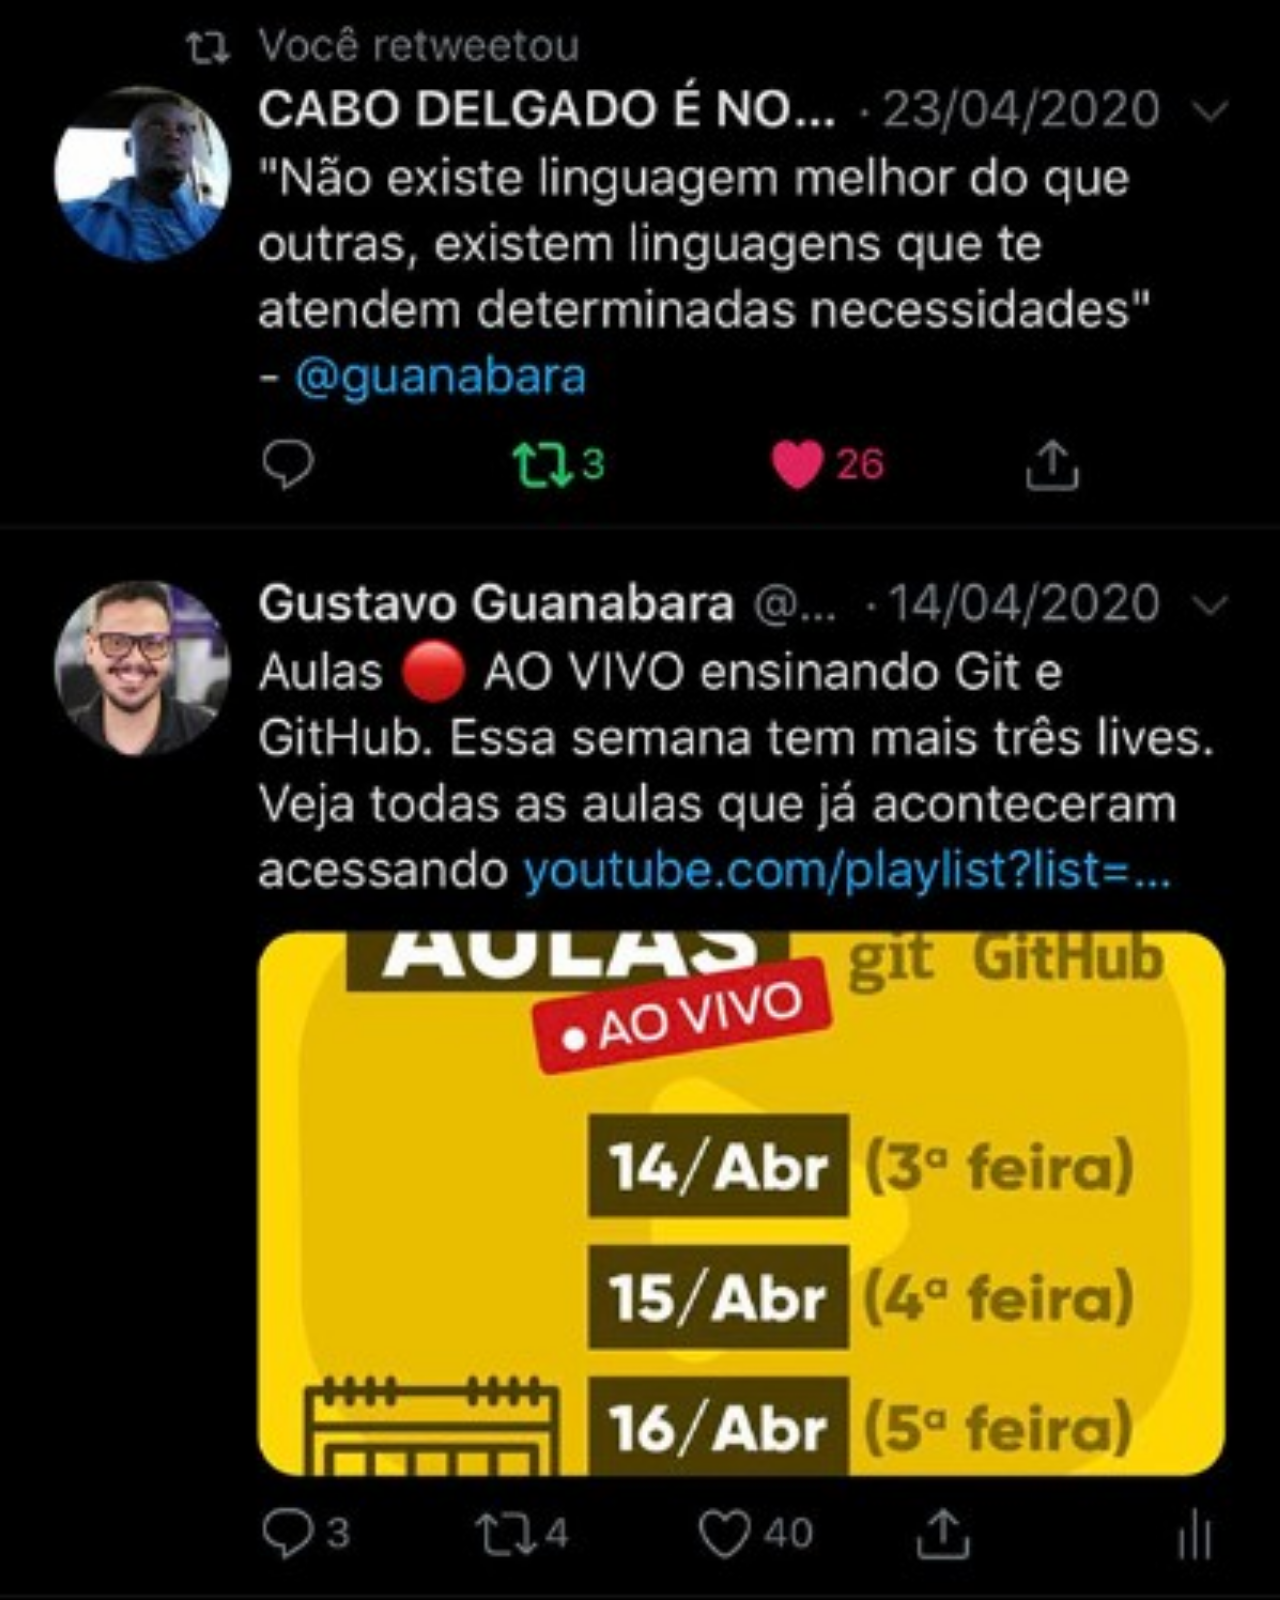
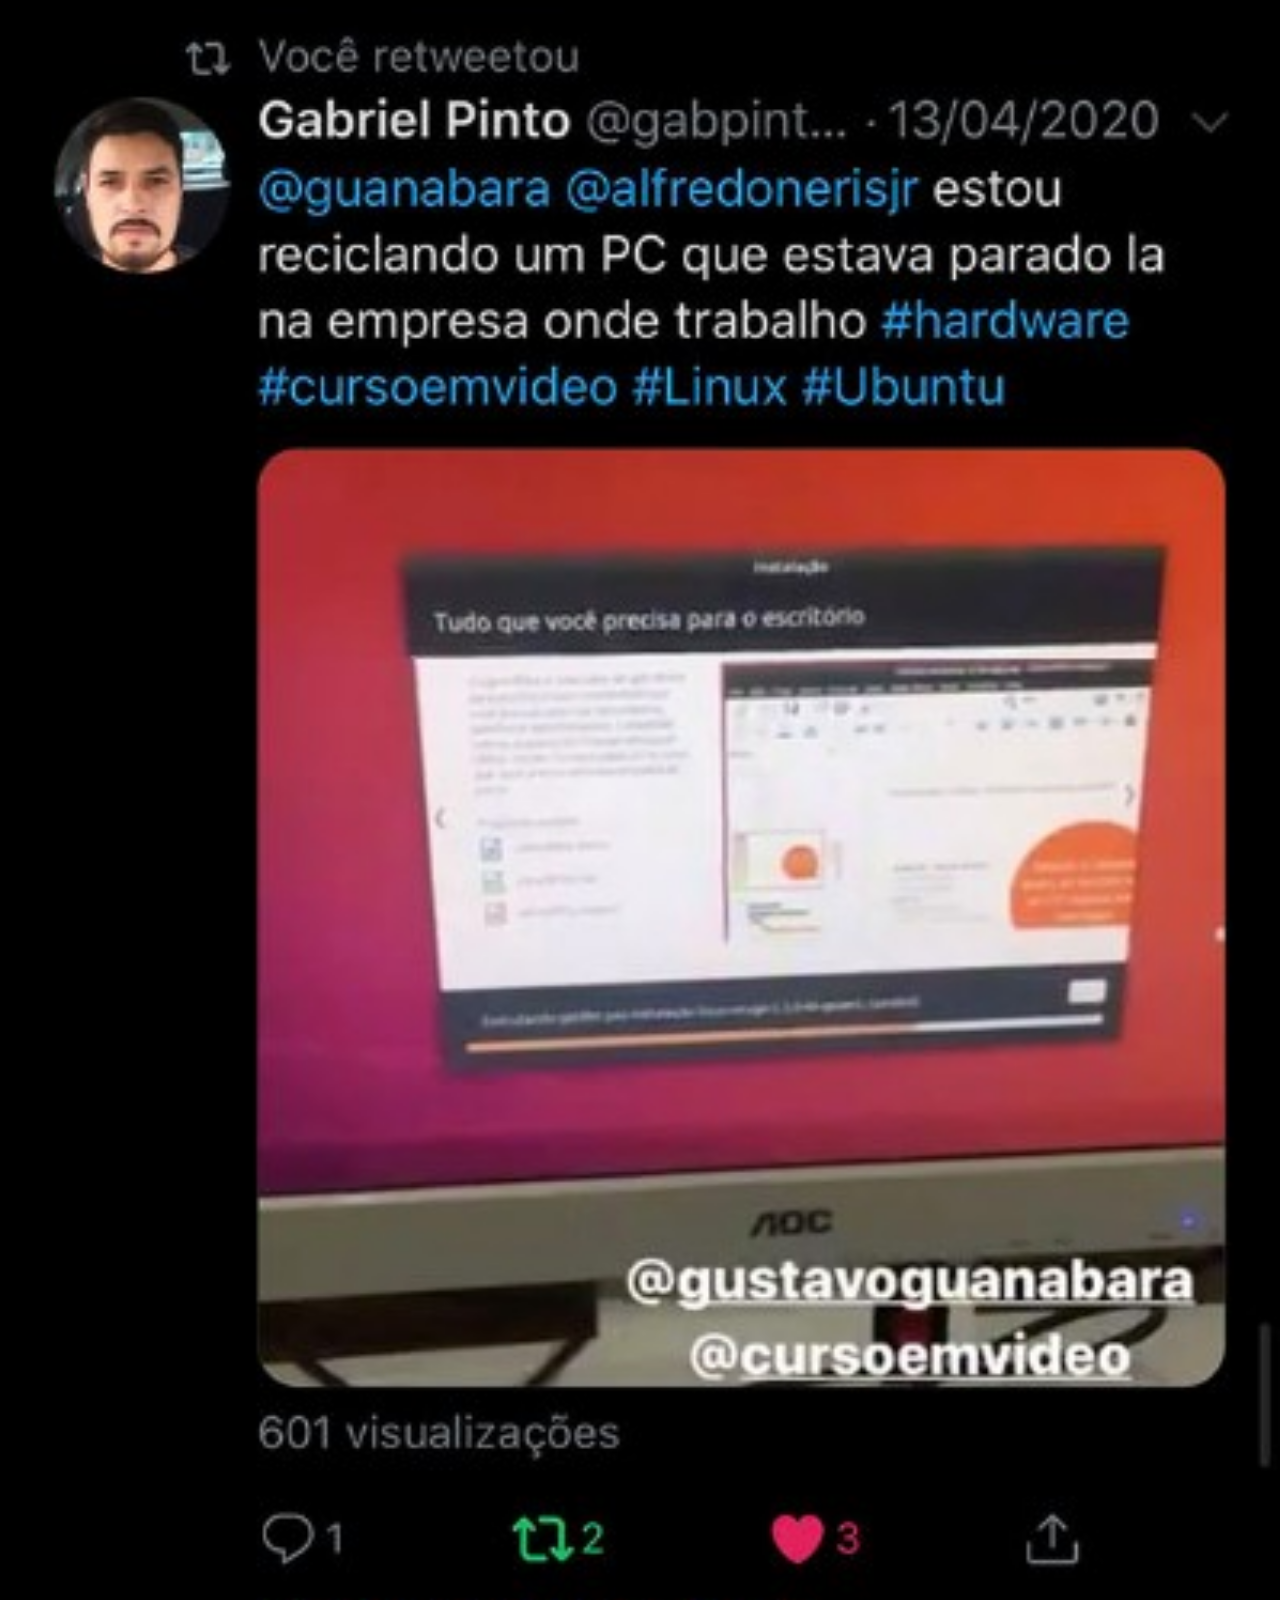
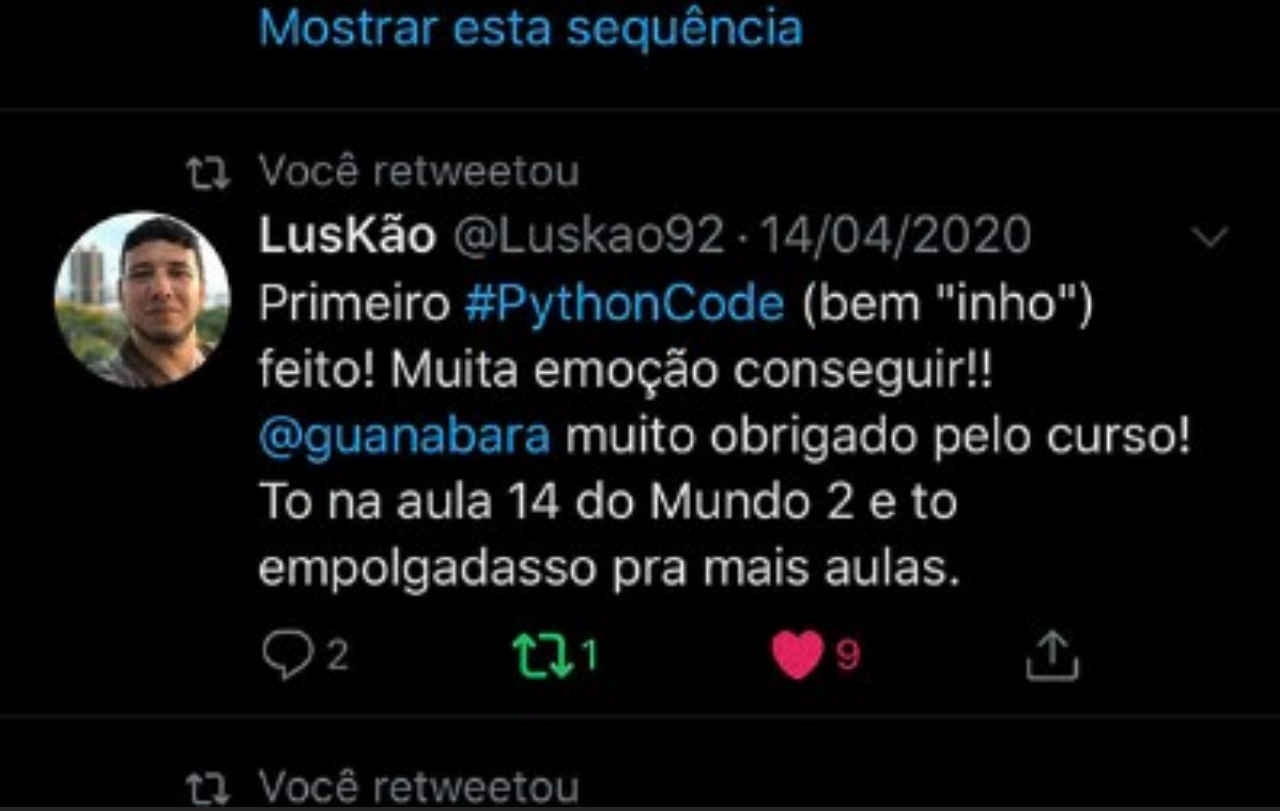
<file: twitter.html>
<!DOCTYPE html>
<html lang="pt-br">
<head>
    <meta charset="UTF-8">
    <meta name="viewport" content="width=device-width, initial-scale=1.0">
    <title>twitter</title>
    <style>
        *{
            padding: 0px;
            margin: 0px;
        }
        body{
            background: #262626 ;
        }
        img{
            width: 100vw;
        }
    </style>
</head>
<body>
    <img src="tela-twitter~2.jpg" alt="">
    
</body>
</html>
</file>
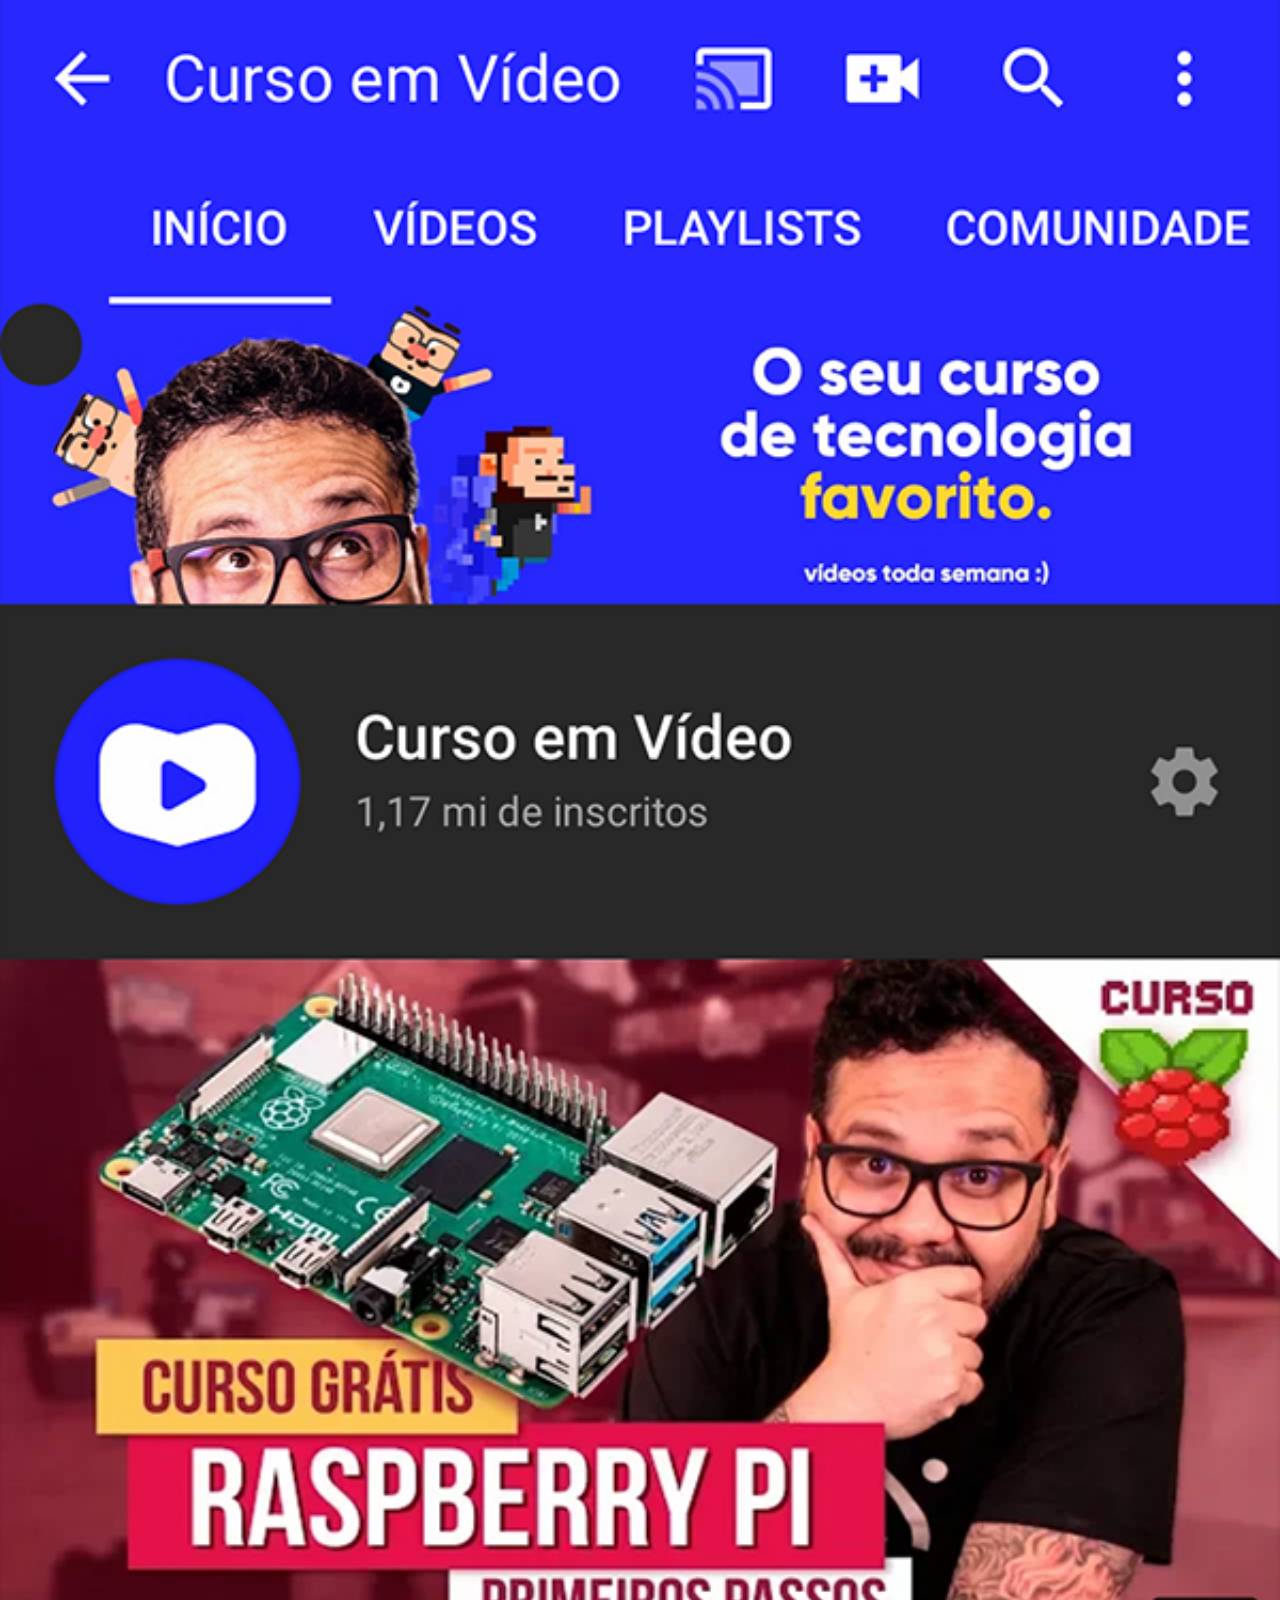
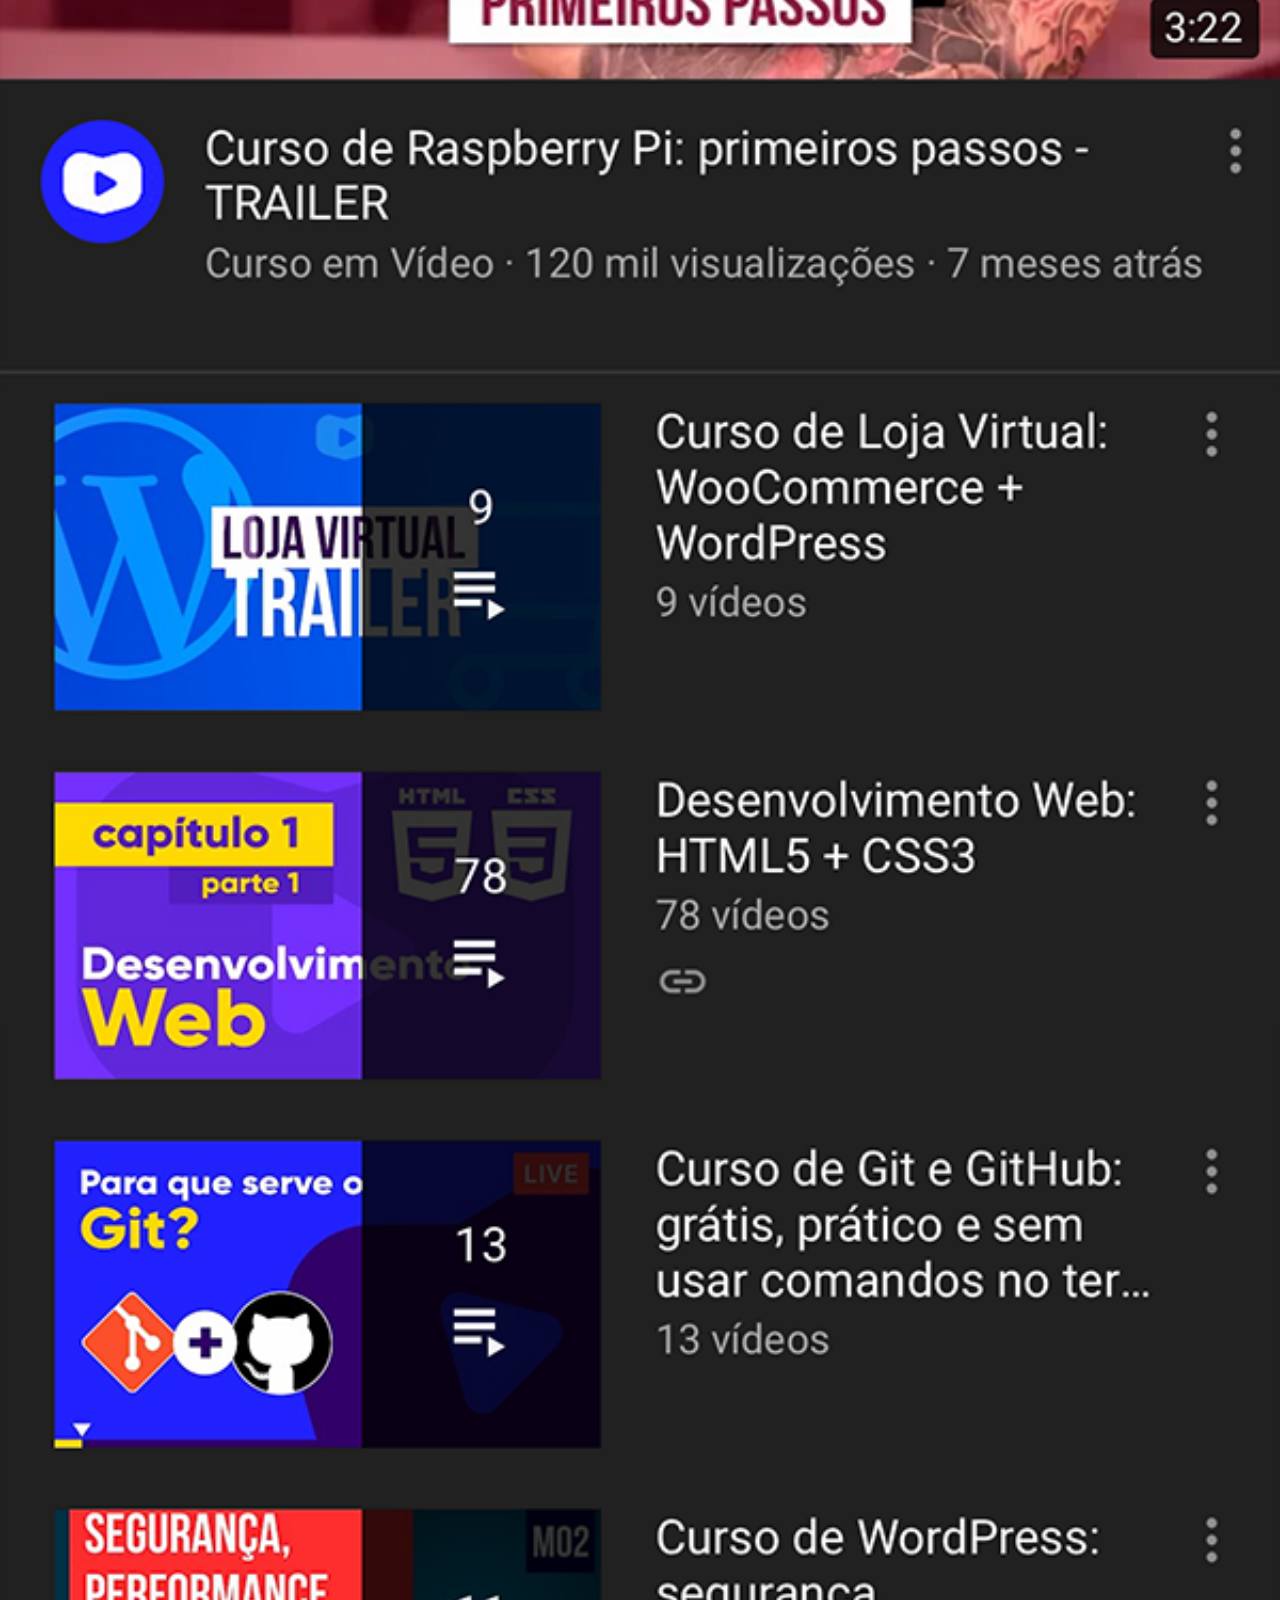
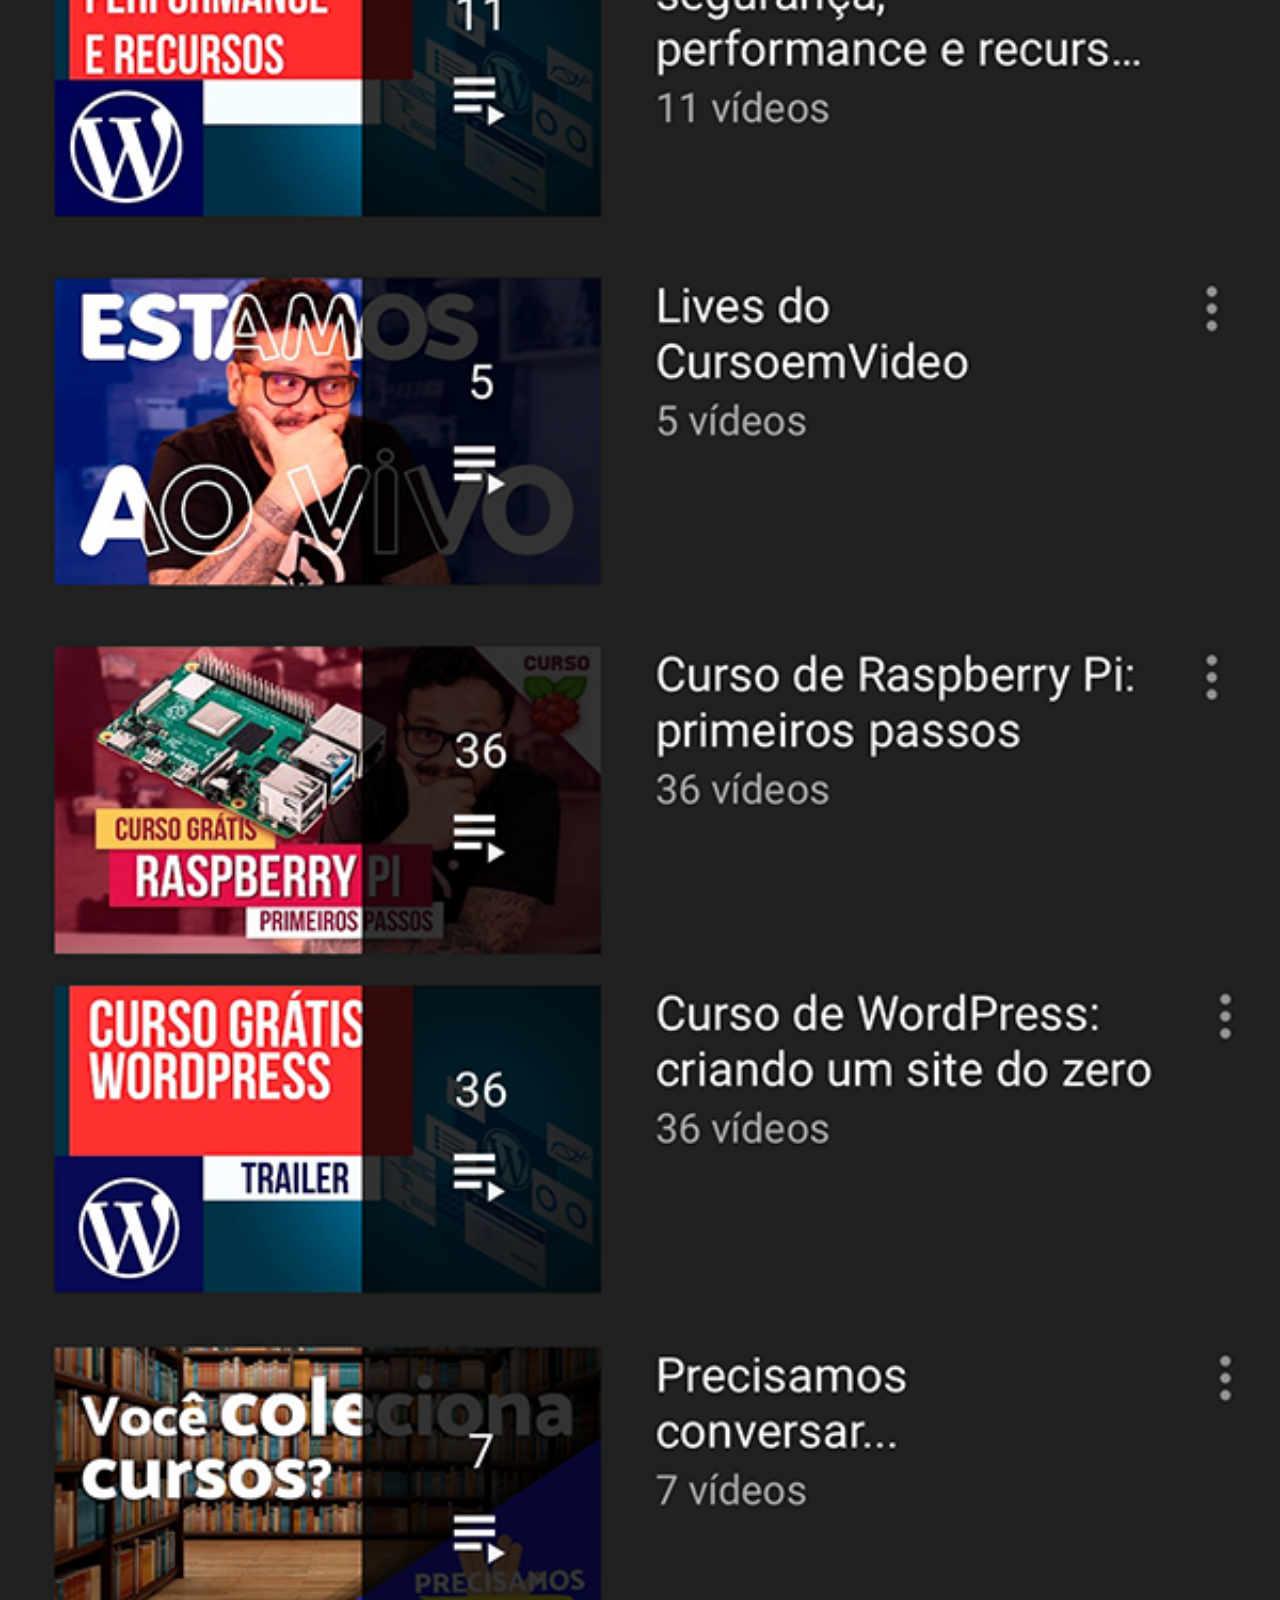
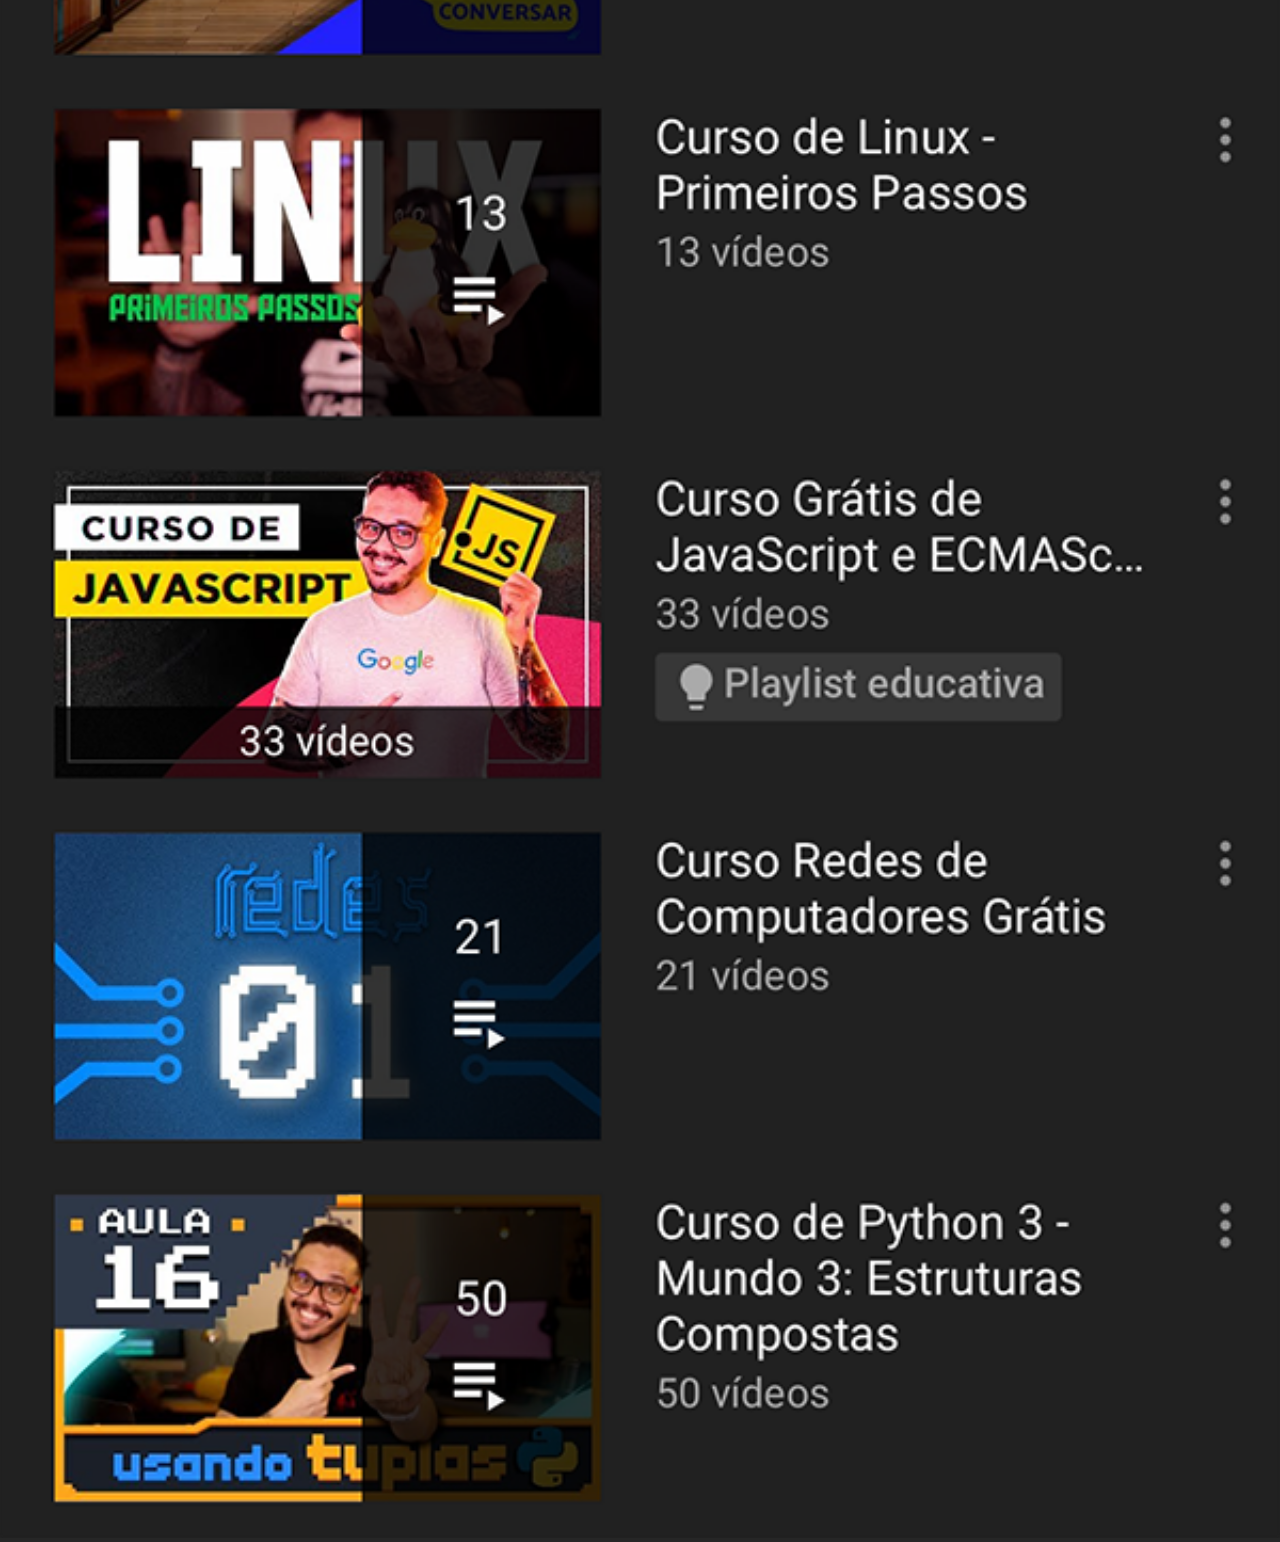
<file: YouTube.html>
<!DOCTYPE html>
<html lang="pt-br">
<head>
    <meta charset="UTF-8">
    <meta name="viewport" content="width=device-width, initial-scale=1.0">
    <title>YouTube</title>
    <style>
        *{
            padding: 0px;
            margin: 0px;
        }
        body{
            background: #262626 ;
        }
        img{
            width: 100vw;
        }
    </style>
</head>
<body>
    <img src="tela-youtube.png" alt="">
    
</body>
</html>
</file>
<file: styles.css>
*{
    margin: 0px;
    padding: 0px;
}
html, body{
    width: 100vw;
    height: 100vh;
    
    
}
body{
    background-image: url('Background.jpg');
    background-size: cover;
    background-attachment: fixed;
    background-position: left top;
    background-color: bisque;
    
}
main{display: flex;margin: 20px;margin-top: 50px;}
iframe{
margin-left: 7px;
    width: 252px;
    height: 515px;
    margin-top: 30px;
    border-radius: 25px;
    border: 1px solid #575757e6;
    
}

#tela{
    width: 440px;
    height: 700px;
    background-image: url('galaxy-s8-s8.png');
    background-repeat: no-repeat;
    background-position: left top;
    
    
    
}
#tela{margin: auto; display: flex;
    top: 50%;
    left: 50%;
}
#apps{
   
    text-align: right;
}
#apps img{
    position: relative;
    width: 60px;
    border-radius: 50%;
    box-shadow: 3px 3px 5px #1d1b1de6;
    box-sizing: border-box;
    margin-bottom: 5px;
/*box-sizing: border-box; essa tag diz que a borda faz parte de img, fazendo com que não mecha os outros imgs no :hover*/
    
}
#apps img:hover{
    border: 2px solid #4e2cb0e6;
    transform: translate(-5px, -5px);
    transition-duration: .5s;
    box-shadow: 8px 8px 10px #1d1b1de6;
    
}
</file>
